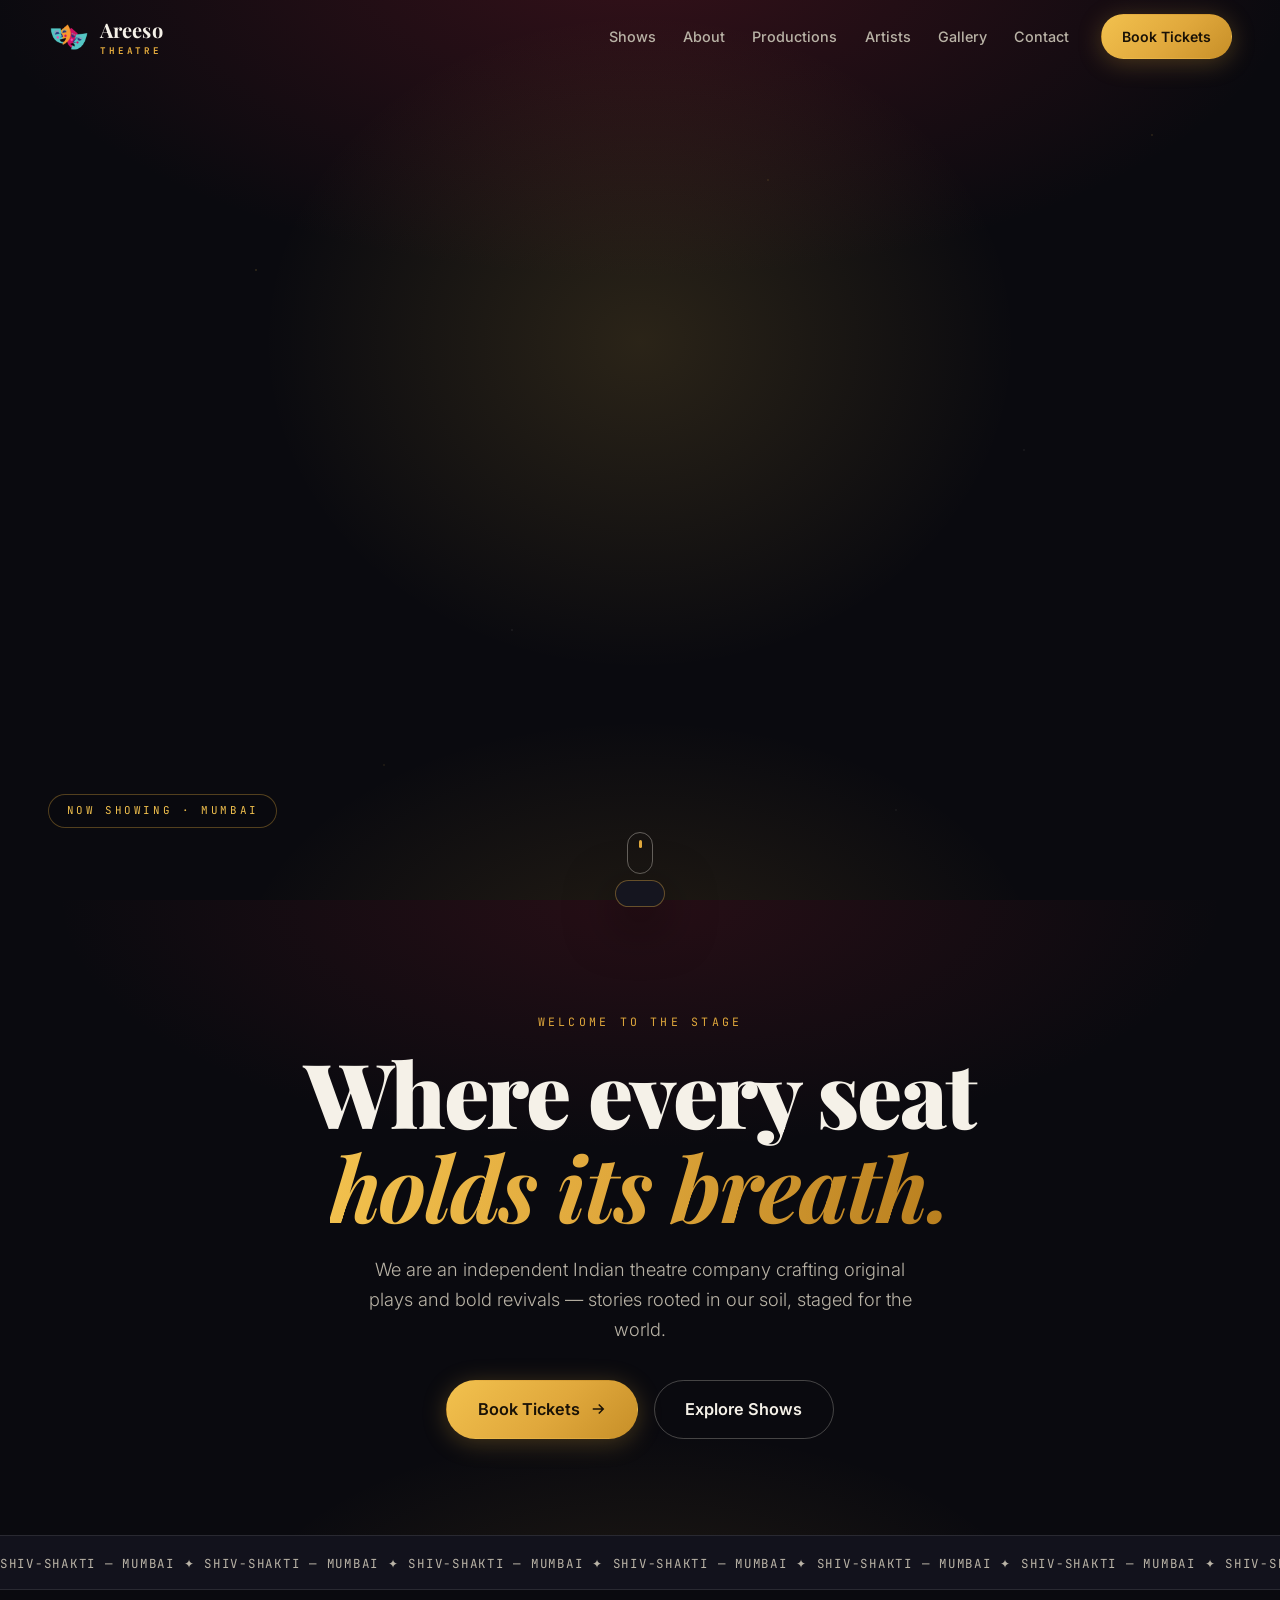
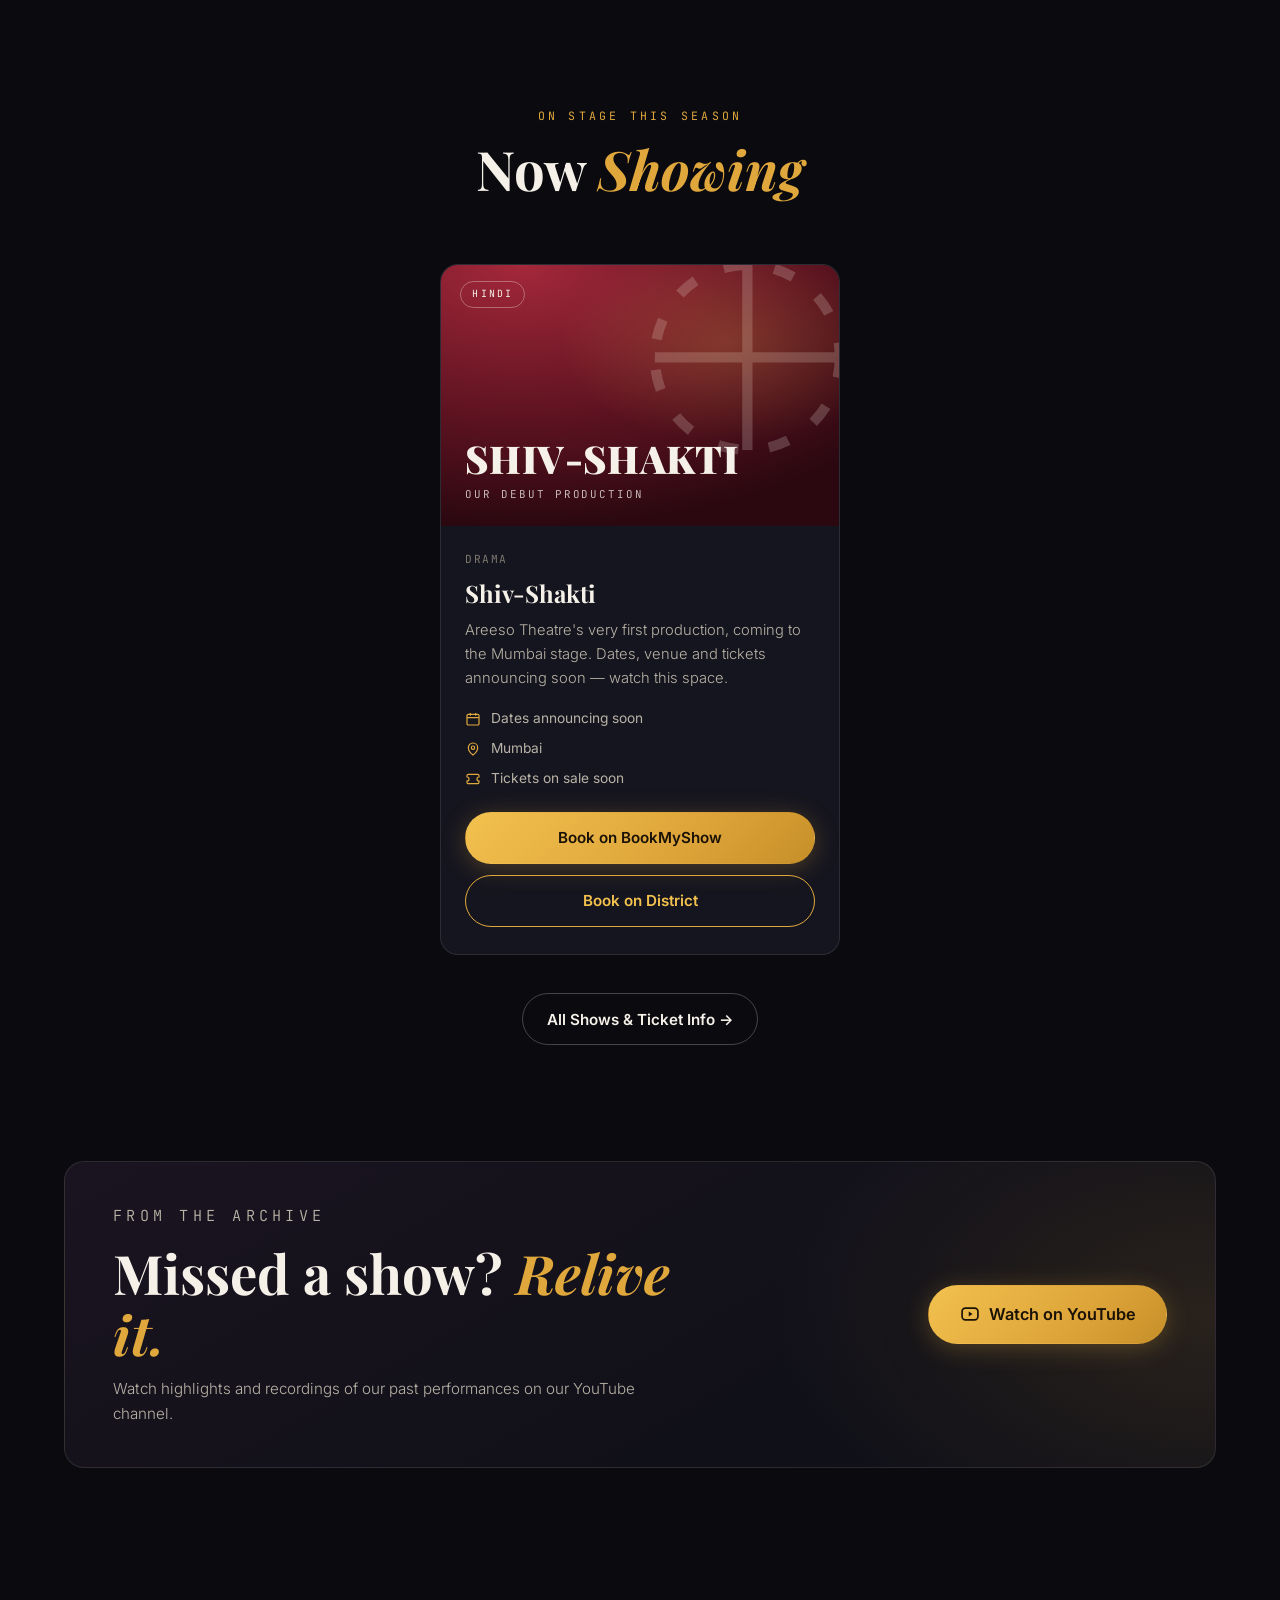
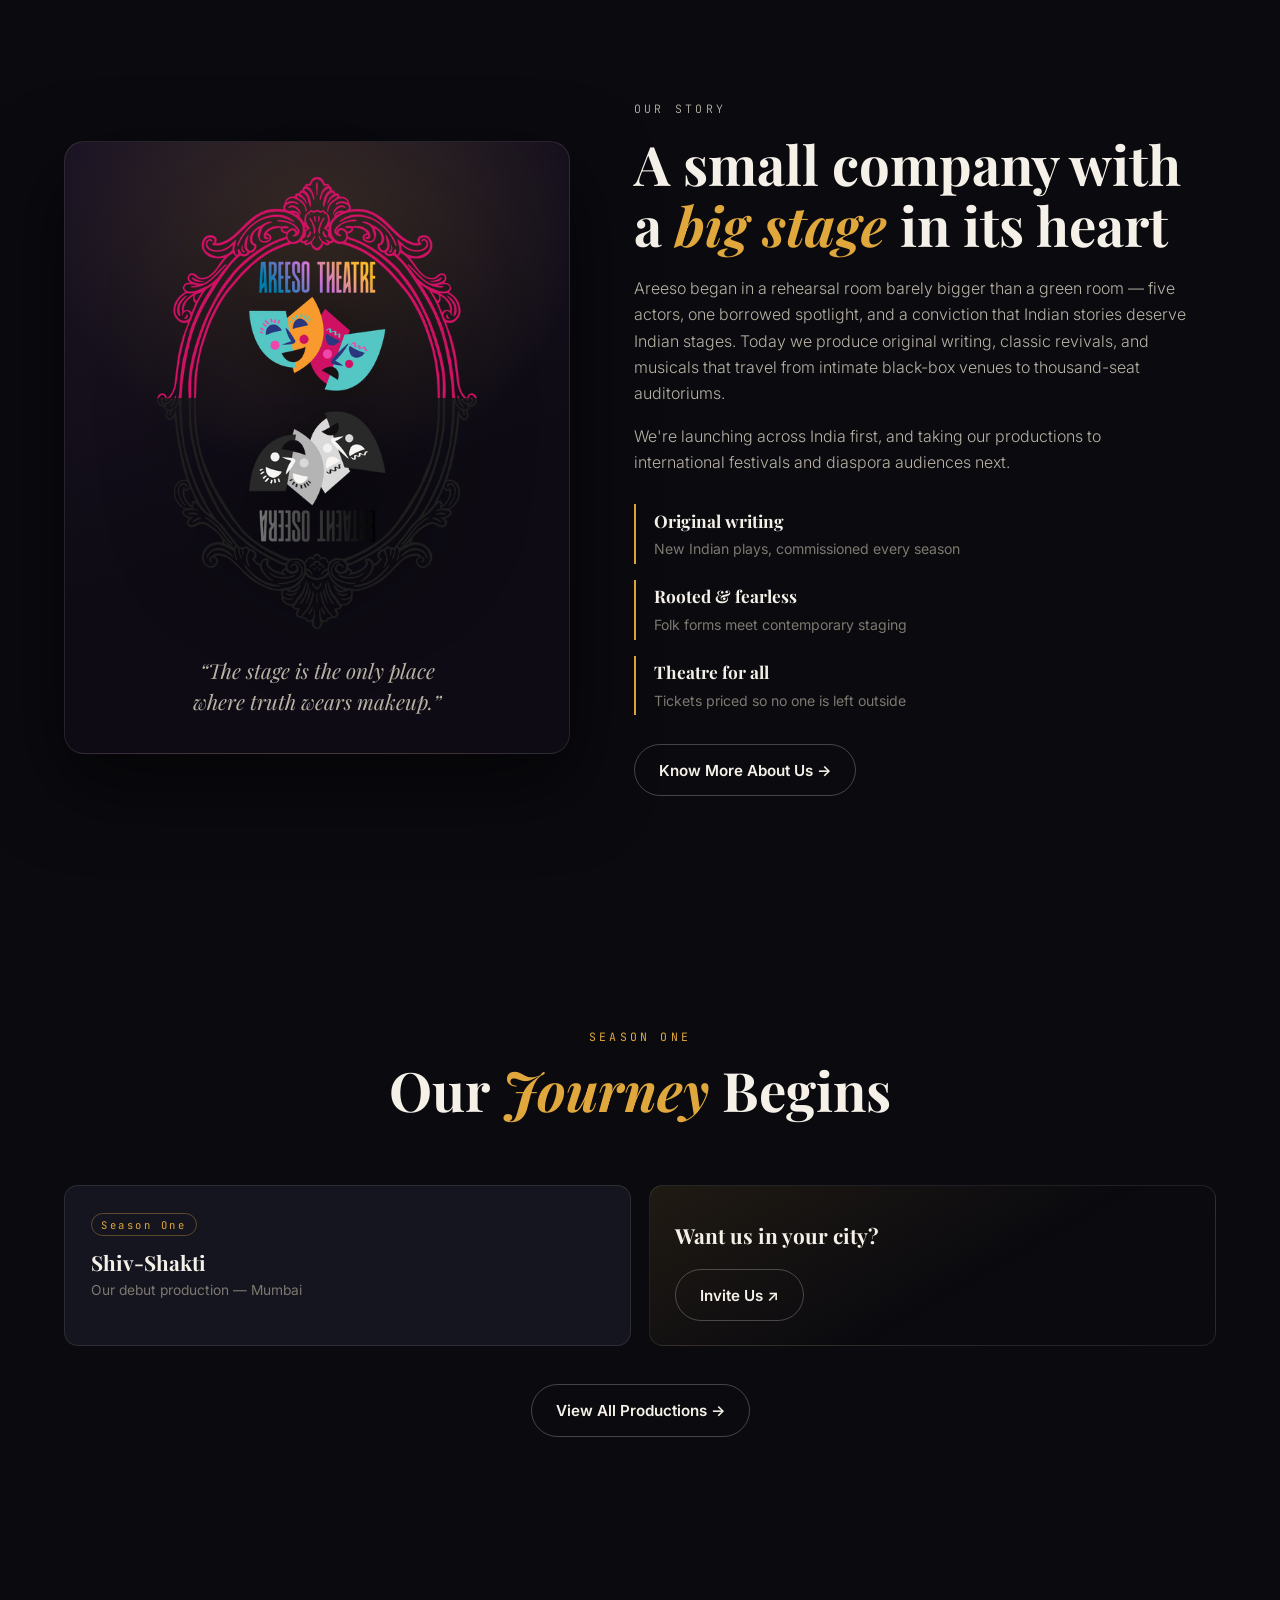
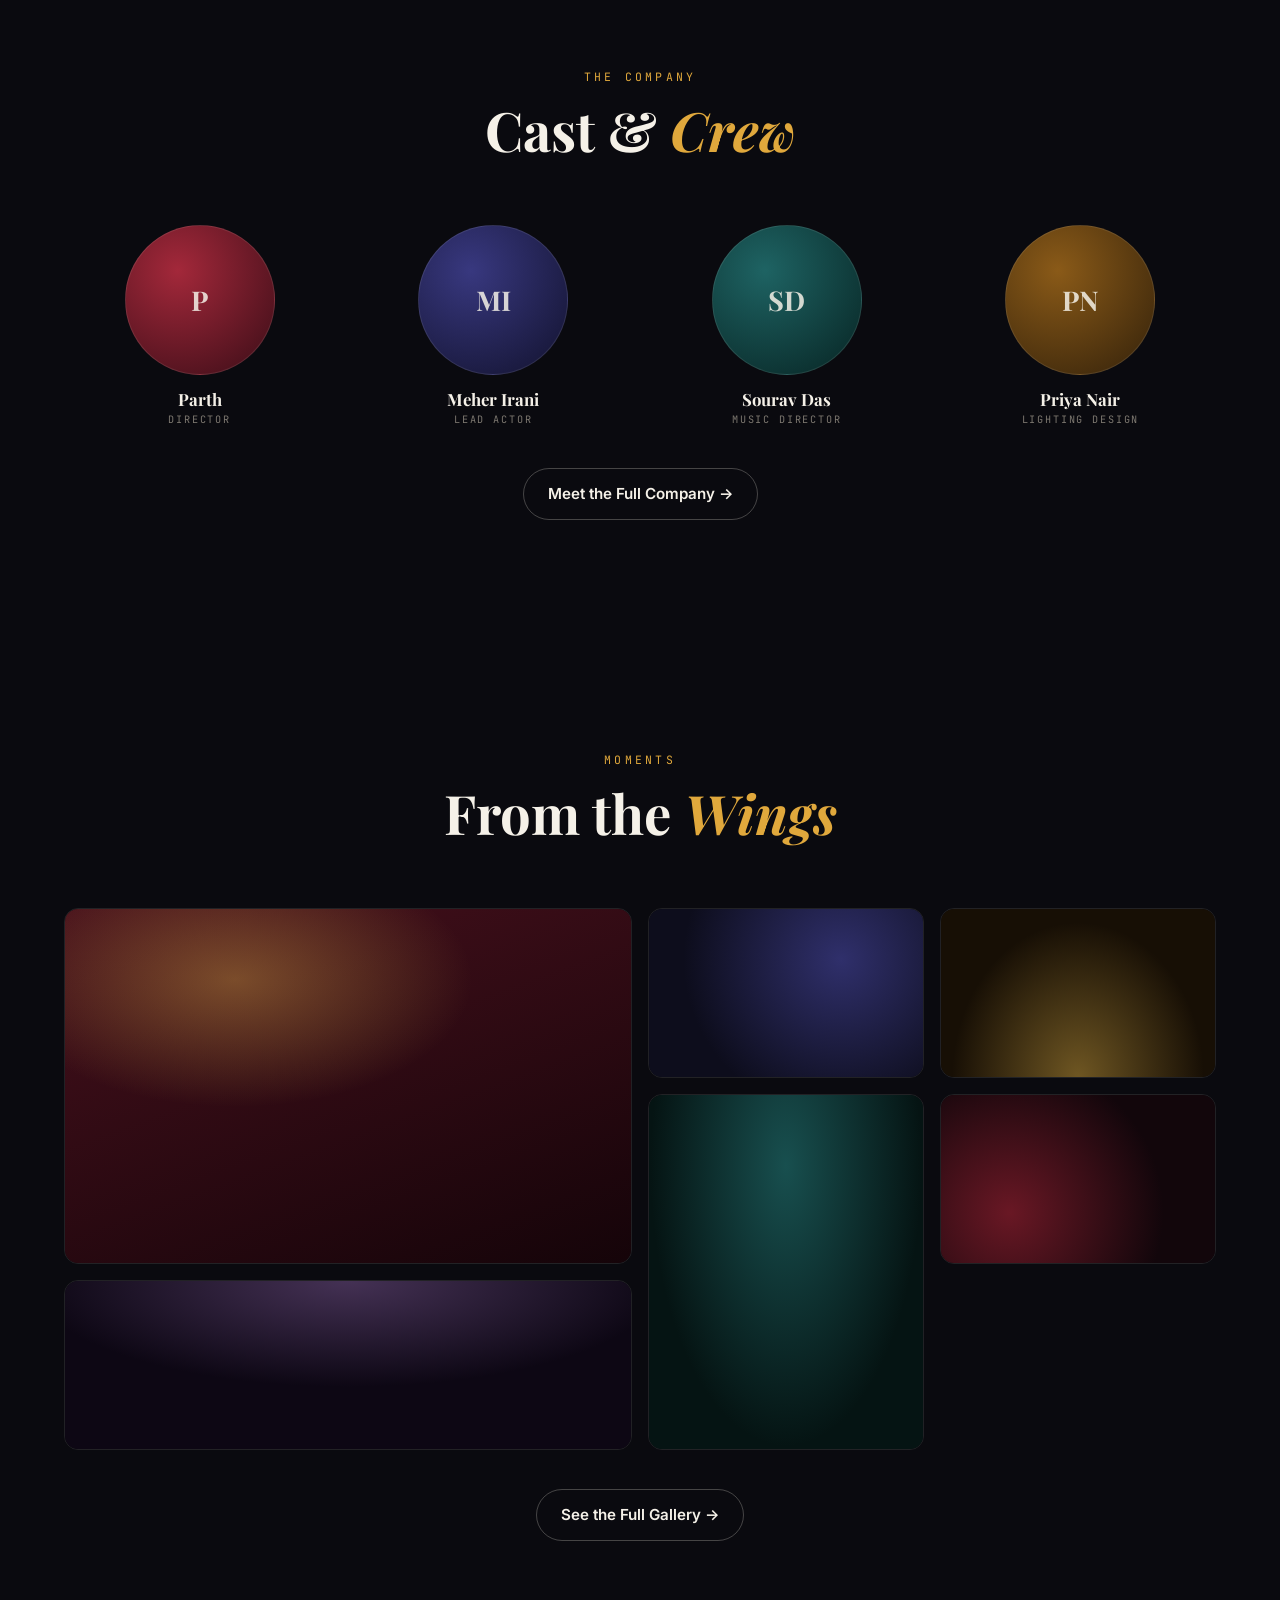
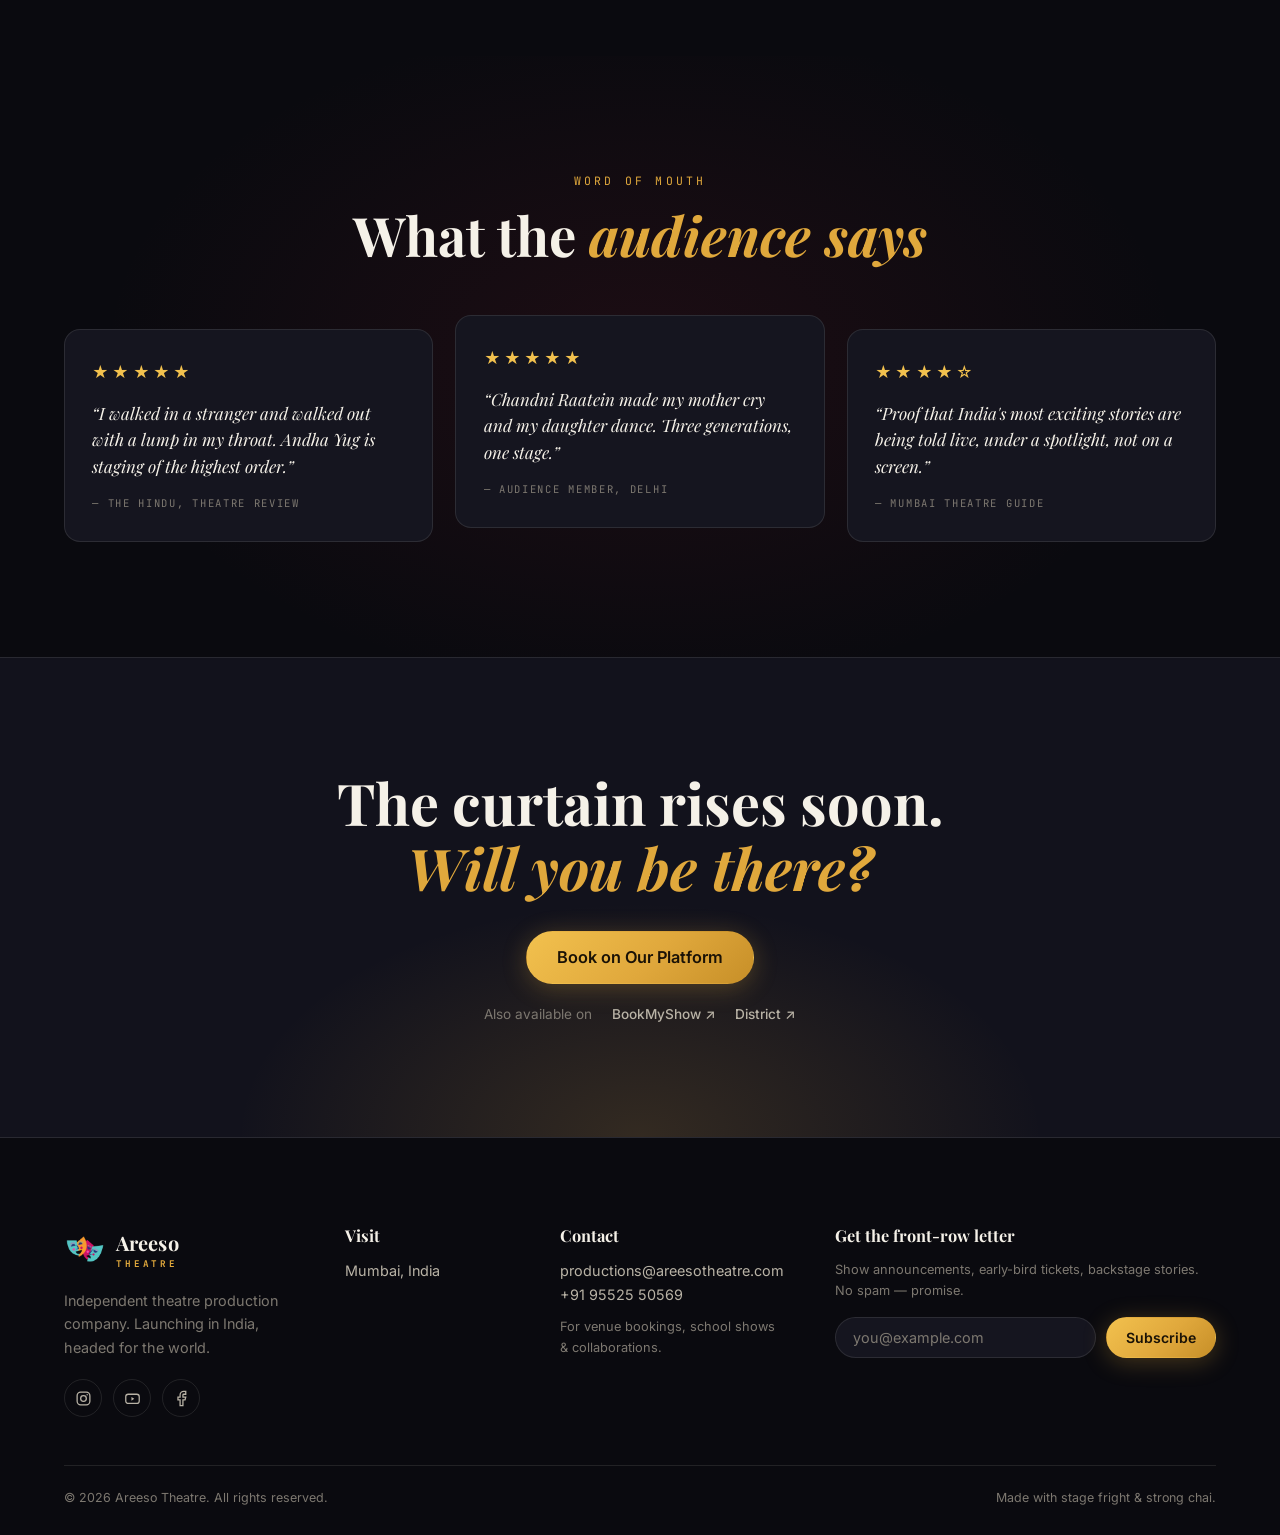
<file: index.html>
<!DOCTYPE html>
<html lang="en">
<head>
  <meta charset="UTF-8" />
  <meta name="viewport" content="width=device-width, initial-scale=1" />
  <title>Areeso Theatre — Live Theatre, Made in India</title>
  <meta name="description" content="Areeso Theatre — an independent Indian theatre production house. Watch our shows, meet the artists, and book tickets." />
  <link rel="preconnect" href="https://fonts.googleapis.com" />
  <link rel="preconnect" href="https://fonts.gstatic.com" crossorigin />
  <link href="https://fonts.googleapis.com/css2?family=Playfair+Display:ital,wght@0,400;0,600;0,700;0,900;1,400&family=Inter:wght@300;400;500;600;700&family=JetBrains+Mono:wght@400;500&display=swap" rel="stylesheet" />
  <link rel="stylesheet" href="css/style.css" />
  <link rel="icon" type="image/png" href="images/favicon.png" />
</head>
<body>

  <!-- ======= NAV ======= -->
  <header class="nav" id="nav">
    <a class="nav__brand" href="#home" aria-label="Areeso Theatre — home">
      <img class="nav__logo" src="images/logo-mark.png" alt="Areeso Theatre" />
      <span>Areeso<em>Theatre</em></span>
    </a>
    <nav class="nav__links" aria-label="Primary">
      <a href="#shows">Shows</a>
      <a href="about.html">About</a>
      <a href="productions.html">Productions</a>
      <a href="artists.html">Artists</a>
      <a href="gallery.html">Gallery</a>
      <a href="contact.html">Contact</a>
    </nav>
    <a class="btn btn--gold nav__cta" href="#shows">Book Tickets</a>
    <button class="nav__burger" id="burger" aria-label="Open menu" aria-expanded="false">
      <span></span><span></span><span></span>
    </button>
  </header>

  <div class="mobile-menu" id="mobileMenu" hidden>
    <a href="#shows">Shows</a>
    <a href="about.html">About</a>
    <a href="productions.html">Productions</a>
    <a href="artists.html">Artists</a>
    <a href="gallery.html">Gallery</a>
    <a href="contact.html">Contact</a>
    <a class="btn btn--gold" href="#shows">Book Tickets</a>
  </div>

  <main id="main">

  <!-- ======= HERO ======= -->
  <section class="hero" id="home">
    <div class="hero__slides" id="heroSlides" aria-hidden="true"></div>
    <div class="hero__vignette" aria-hidden="true"></div>
    <div class="hero__curtain hero__curtain--left" aria-hidden="true"></div>
    <div class="hero__curtain hero__curtain--right" aria-hidden="true"></div>
    <div class="hero__spotlight" aria-hidden="true"></div>
    <div class="hero__dust" aria-hidden="true"></div>

    <div class="hero__chip reveal">Now Showing &middot; Mumbai</div>
    <p class="hero__caption" id="heroCaption"></p>

    <a class="hero__scroll" href="#intro" aria-label="Scroll down">
      <span></span>
    </a>
    <div class="hero__dots" id="heroDots"></div>
  </section>

  <!-- ======= INTRO ======= -->
  <section class="intro" id="intro">
    <p class="kicker reveal">Welcome to the Stage</p>
    <h1 class="hero__title">
      <span class="reveal">Where every seat</span>
      <span class="reveal"><em>holds its breath.</em></span>
    </h1>
    <p class="hero__sub reveal">
      We are an independent Indian theatre company crafting original plays and bold
      revivals — stories rooted in our soil, staged for the world.
    </p>
    <div class="hero__cta reveal">
      <a class="btn btn--gold btn--lg" href="#shows">
        Book Tickets
        <svg viewBox="0 0 24 24" fill="none" stroke="currentColor" stroke-width="2" aria-hidden="true"><path d="M5 12h14m-6-6 6 6-6 6"/></svg>
      </a>
      <a class="btn btn--ghost btn--lg" href="#shows">Explore Shows</a>
    </div>
  </section>

  <!-- ======= TICKER ======= -->
  <div class="ticker" aria-hidden="true">
    <div class="ticker__track" id="tickerTrack"><span>Live theatre, made in India  ✦  </span><span>Live theatre, made in India  ✦  </span></div>
  </div>

  <!-- ======= NOW SHOWING ======= -->
  <section class="section" id="shows">
    <div class="section__head reveal">
      <p class="kicker">On Stage This Season</p>
      <h2>Now <em>Showing</em></h2>
    </div>

    <div class="shows" id="showsGrid"></div>
    <div class="section__more reveal">
      <a class="btn btn--ghost" href="shows.html">All Shows &amp; Ticket Info →</a>
    </div>
  </section>

  <!-- ======= PAST SHOWS ======= -->
  <section class="section pastshows">
    <div class="pastshows__card reveal">
      <div class="pastshows__text">
        <p class="kicker">From the Archive</p>
        <h2>Missed a show? <em>Relive it.</em></h2>
        <p>Watch highlights and recordings of our past performances on our YouTube channel.</p>
      </div>
      <a class="btn btn--gold btn--lg pastshows__btn" href="https://www.youtube.com/@theareesotheatre1881" target="_blank" rel="noopener">
        <svg viewBox="0 0 24 24" fill="none" stroke="currentColor" stroke-width="2" aria-hidden="true"><rect x="2.5" y="5" width="19" height="14" rx="4"/><path d="M10.5 9l4.5 3-4.5 3Z" fill="currentColor" stroke="none"/></svg>
        Watch on YouTube
      </a>
    </div>
  </section>

  <!-- ======= ABOUT ======= -->
  <section class="section section--split" id="about">
    <div class="about__visual reveal" aria-hidden="true">
      <div class="about__frame">
        <img class="about__logo--full" src="images/logo-full.png" alt="Areeso Theatre" />
        <p>“The stage is the only place<br/>where truth wears makeup.”</p>
      </div>
    </div>
    <div class="about__text">
      <p class="kicker reveal">Our Story</p>
      <h2 class="reveal">A small company with a <em>big stage</em> in its heart</h2>
      <p class="reveal">
        Areeso began in a rehearsal room barely bigger than a green room — five actors,
        one borrowed spotlight, and a conviction that Indian stories deserve Indian stages.
        Today we produce original writing, classic revivals, and musicals that travel
        from intimate black-box venues to thousand-seat auditoriums.
      </p>
      <p class="reveal">
        We're launching across India first, and taking our productions to international
        festivals and diaspora audiences next.
      </p>
      <ul class="about__values reveal">
        <li><strong>Original writing</strong><span>New Indian plays, commissioned every season</span></li>
        <li><strong>Rooted &amp; fearless</strong><span>Folk forms meet contemporary staging</span></li>
        <li><strong>Theatre for all</strong><span>Tickets priced so no one is left outside</span></li>
      </ul>
      <div class="section__more section__more--left reveal">
        <a class="btn btn--ghost" href="about.html">Know More About Us →</a>
      </div>
    </div>
  </section>

  <!-- ======= JOURNEY ======= -->
  <section class="section" id="productions">
    <div class="section__head reveal">
      <p class="kicker">Season One</p>
      <h2>Our <em>Journey</em> Begins</h2>
    </div>
    <div class="archive reveal" id="journeyGrid"></div>
    <div class="section__more reveal">
      <a class="btn btn--ghost" href="productions.html">View All Productions →</a>
    </div>
  </section>

  <!-- ======= ARTISTS ======= -->
  <section class="section" id="artists">
    <div class="section__head reveal">
      <p class="kicker">The Company</p>
      <h2>Cast &amp; <em>Crew</em></h2>
    </div>
    <div class="artists reveal" id="artistsGrid"></div>
    <div class="section__more reveal">
      <a class="btn btn--ghost" href="artists.html">Meet the Full Company →</a>
    </div>
  </section>

  <!-- ======= GALLERY ======= -->
  <section class="section" id="gallery">
    <div class="section__head reveal">
      <p class="kicker">Moments</p>
      <h2>From the <em>Wings</em></h2>
    </div>
    <div class="gallery reveal" id="galleryGrid">
      <figure class="gallery__item g1"><figcaption>Andha Yug — Act II</figcaption></figure>
      <figure class="gallery__item g2"><figcaption>Green room, 6:40 PM</figcaption></figure>
      <figure class="gallery__item g3"><figcaption>Curtain call, Prithvi</figcaption></figure>
      <figure class="gallery__item g4"><figcaption>Chandni Raatein rehearsal</figcaption></figure>
      <figure class="gallery__item g5"><figcaption>The Last Monsoon — set build</figcaption></figure>
      <figure class="gallery__item g6"><figcaption>Full house, Ranga Shankara</figcaption></figure>
    </div>
    <div class="section__more reveal">
      <a class="btn btn--ghost" href="gallery.html">See the Full Gallery →</a>
    </div>
  </section>

  <!-- ======= REVIEWS ======= -->
  <section class="section section--reviews">
    <div class="section__head reveal">
      <p class="kicker">Word of Mouth</p>
      <h2>What the <em>audience says</em></h2>
    </div>
    <div class="reviews reveal">
      <blockquote class="review">
        <div class="review__stars">★★★★★</div>
        <p>“I walked in a stranger and walked out with a lump in my throat. Andha Yug is staging of the highest order.”</p>
        <footer>— The Hindu, Theatre Review</footer>
      </blockquote>
      <blockquote class="review review--lift">
        <div class="review__stars">★★★★★</div>
        <p>“Chandni Raatein made my mother cry and my daughter dance. Three generations, one stage.”</p>
        <footer>— Audience member, Delhi</footer>
      </blockquote>
      <blockquote class="review">
        <div class="review__stars">★★★★☆</div>
        <p>“Proof that India's most exciting stories are being told live, under a spotlight, not on a screen.”</p>
        <footer>— Mumbai Theatre Guide</footer>
      </blockquote>
    </div>
  </section>

  <!-- ======= BOOKING STRIP ======= -->
  <section class="bookstrip">
    <div class="bookstrip__glow" aria-hidden="true"></div>
    <div class="bookstrip__inner reveal">
      <h2>The curtain rises soon.<br/><em>Will you be there?</em></h2>
      <div class="bookstrip__actions">
        <button class="btn btn--gold btn--lg" data-open-booking data-show="Andha Yug">Book on Our Platform</button>
        <div class="bookstrip__partners">
          <span>Also available on</span>
          <a href="https://in.bookmyshow.com" target="_blank" rel="noopener">BookMyShow ↗</a>
          <a href="https://www.district.in" target="_blank" rel="noopener">District ↗</a>
        </div>
      </div>
    </div>
  </section>

  <!-- ======= CONTACT / FOOTER ======= -->
  <footer class="footer" id="contact">
    <div class="footer__grid">
      <div class="footer__brand">
        <a class="nav__brand" href="#home">
          <img class="nav__logo" src="images/logo-mark.png" alt="Areeso Theatre" />
          <span>Areeso<em>Theatre</em></span>
        </a>
        <p>Independent theatre production company. Launching in India, headed for the world.</p>
        <div class="footer__social">
          <a href="https://www.instagram.com/areeso_theatre" target="_blank" rel="noopener" aria-label="Instagram"><svg viewBox="0 0 24 24" fill="none" stroke="currentColor" stroke-width="1.8"><rect x="3" y="3" width="18" height="18" rx="5"/><circle cx="12" cy="12" r="4"/><circle cx="17.2" cy="6.8" r="1" fill="currentColor" stroke="none"/></svg></a>
          <a href="https://www.youtube.com/@theareesotheatre1881" target="_blank" rel="noopener" aria-label="YouTube"><svg viewBox="0 0 24 24" fill="none" stroke="currentColor" stroke-width="1.8"><rect x="2.5" y="6" width="19" height="13" rx="3.5"/><path d="M10.5 10l4 2.5-4 2.5Z" fill="currentColor" stroke="none"/></svg></a>
          <a href="https://www.facebook.com/share/1Bwhd6JSqu/" target="_blank" rel="noopener" aria-label="Facebook"><svg viewBox="0 0 24 24" fill="none" stroke="currentColor" stroke-width="1.8"><path d="M18 2h-3a5 5 0 0 0-5 5v3H7v4h3v8h4v-8h3l1-4h-4V7a1 1 0 0 1 1-1h3z"/></svg></a>
        </div>
      </div>

      <div class="footer__col">
        <h3>Visit</h3>
        <p>Mumbai, India</p>
      </div>

      <div class="footer__col">
        <h3>Contact</h3>
        <p><a href="mailto:productions@areesotheatre.com">productions@areesotheatre.com</a><br/>
        <a href="tel:+919552550569">+91 95525 50569</a></p>
        <p class="footer__small">For venue bookings, school shows &amp; collaborations.</p>
      </div>

      <div class="footer__col footer__news">
        <h3>Get the front-row letter</h3>
        <p class="footer__small">Show announcements, early-bird tickets, backstage stories. No spam — promise.</p>
        <form class="newsletter" id="newsletterForm" novalidate>
          <label class="sr-only" for="nlEmail">Email address</label>
          <input type="email" id="nlEmail" name="email" placeholder="you@example.com" autocomplete="email" required />
          <button class="btn btn--gold" type="submit">Subscribe</button>
        </form>
        <p class="newsletter__msg" id="newsletterMsg" role="status"></p>
      </div>
    </div>
    <div class="footer__bar">
      <span>© 2026 Areeso Theatre. All rights reserved.</span>
      <span>Made with stage fright &amp; strong chai.</span>
    </div>
  </footer>

  </main>

  <div class="toast" id="toast" role="status"></div>

  <script src="js/main.js"></script>
</body>
</html>
</file>
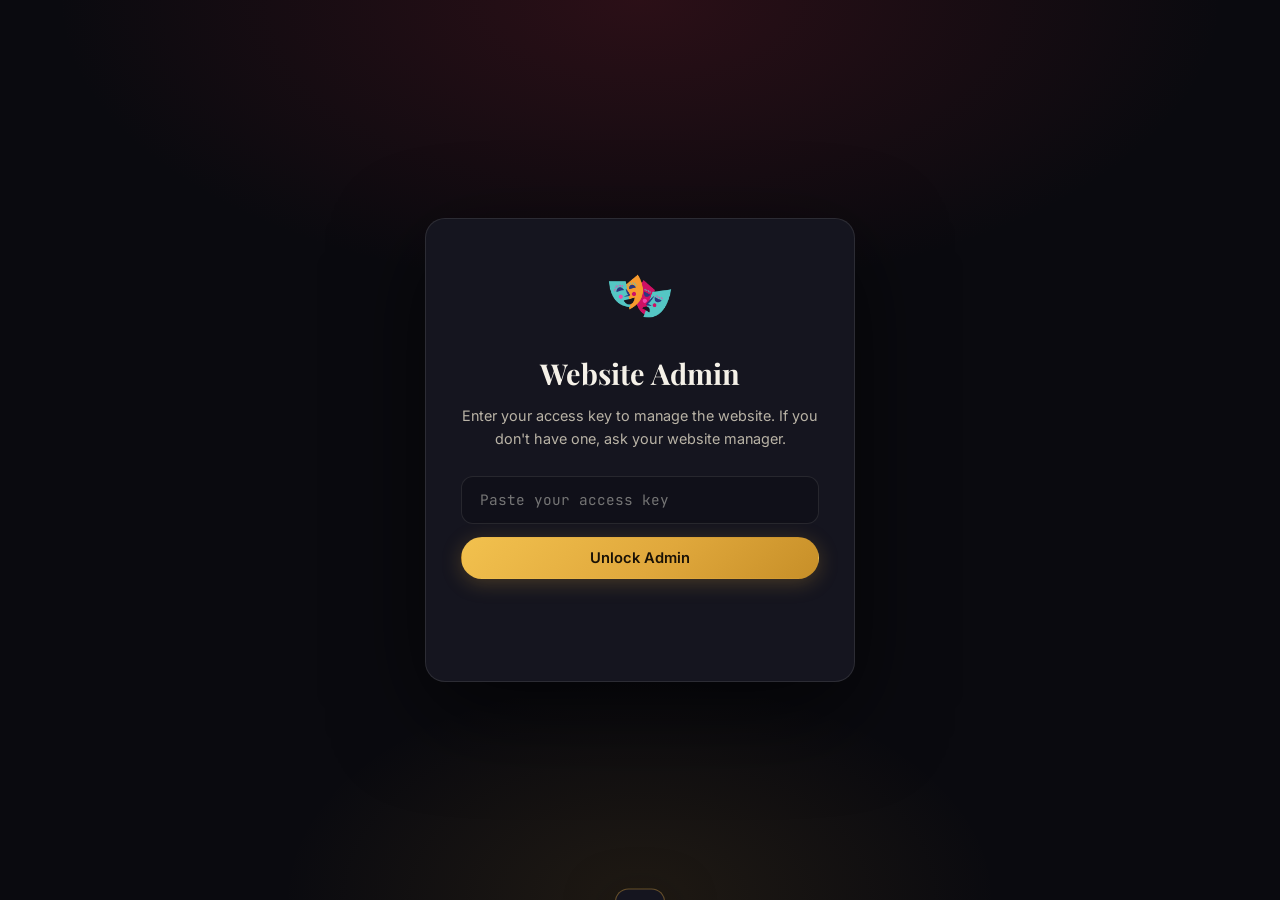
<file: admin/index.html>
<!DOCTYPE html>
<html lang="en">
<head>
  <meta charset="UTF-8" />
  <meta name="viewport" content="width=device-width, initial-scale=1" />
  <title>Admin — Areeso Theatre</title>
  <meta name="robots" content="noindex, nofollow" />
  <link rel="preconnect" href="https://fonts.googleapis.com" />
  <link rel="preconnect" href="https://fonts.gstatic.com" crossorigin />
  <link href="https://fonts.googleapis.com/css2?family=Playfair+Display:wght@700;900&family=Inter:wght@400;500;600;700&family=JetBrains+Mono:wght@400;500&display=swap" rel="stylesheet" />
  <link rel="stylesheet" href="admin.css" />
  <link rel="icon" type="image/png" href="../images/favicon.png" />
</head>
<body>

  <!-- ====== LOGIN GATE ====== -->
  <div class="gate" id="gate">
    <div class="gate__card">
      <img class="gate__logo" src="../images/logo-mark.png" alt="Areeso Theatre" />
      <h1>Website Admin</h1>
      <p>Enter your access key to manage the website. If you don't have one, ask your website manager.</p>
      <form id="gateForm">
        <label class="sr-only" for="gateKey">Access key</label>
        <input type="password" id="gateKey" placeholder="Paste your access key" autocomplete="off" required />
        <button class="btn btn--gold" type="submit" id="gateBtn">Unlock Admin</button>
      </form>
      <p class="gate__error" id="gateError" role="alert"></p>
    </div>
  </div>

  <!-- ====== ADMIN APP ====== -->
  <div class="app" id="app" hidden>
    <header class="app__bar">
      <div class="app__brand">
        <img class="app__logo" src="../images/logo-mark.png" alt="Areeso Theatre" />
        <div>
          <strong>Website Admin</strong>
          <span>Areeso Theatre</span>
        </div>
      </div>
      <div class="app__baractions">
        <a class="app__viewsite" href="../" target="_blank" rel="noopener">View site ↗</a>
        <button class="app__lock" id="lockBtn">Lock</button>
      </div>
    </header>

    <nav class="tabs" aria-label="Admin sections">
      <button class="tab is-active" data-tab="shows">🎭 Shows</button>
      <button class="tab" data-tab="hero">🖼️ Homepage Slider</button>
      <button class="tab" data-tab="gallery">📸 Gallery</button>
      <button class="tab" data-tab="artists">👥 Artists</button>
      <button class="tab" data-tab="productions">🎬 Productions</button>
    </nav>

    <p class="deploy-note">Changes go live on the website in about a minute after saving.</p>

    <!-- SHOWS -->
    <section class="panel is-active" id="panel-shows">
      <div class="panel__head">
        <h2>Shows &amp; ticket links</h2>
        <button class="btn btn--ghost" id="addShowBtn">+ Add a show</button>
      </div>
      <div id="showsList"></div>
      <div class="savebar">
        <button class="btn btn--gold" id="saveShowsBtn">Save all shows</button>
        <span class="savebar__status" id="showsStatus" role="status"></span>
      </div>
    </section>

    <!-- HERO -->
    <section class="panel" id="panel-hero">
      <div class="panel__head">
        <h2>Homepage slider photos</h2>
        <label class="btn btn--gold upload-btn">
          Upload photos
          <input type="file" id="heroUpload" accept=".jpg,.jpeg,.png,.webp,.avif" multiple hidden />
        </label>
      </div>
      <p class="panel__hint">These full-screen photos rotate behind the homepage headline. Use wide, landscape photos of your productions — 3 to 5 great ones is perfect.</p>
      <div class="mediagrid" id="heroGrid"></div>
    </section>

    <!-- GALLERY -->
    <section class="panel" id="panel-gallery">
      <div class="panel__head">
        <h2>Gallery photos &amp; videos</h2>
        <label class="btn btn--gold upload-btn">
          Upload media
          <input type="file" id="galleryUpload" accept=".jpg,.jpeg,.png,.webp,.gif,.avif,.mp4,.webm,.m4v" multiple hidden />
        </label>
      </div>
      <p class="panel__hint">Photos and short video clips for the "From the Wings" gallery. The file name becomes the caption — e.g. <code>andha-yug-curtain-call.jpg</code> shows as "Andha yug curtain call". Keep videos under 25&nbsp;MB.</p>
      <div class="mediagrid" id="galleryGrid"></div>
    </section>

    <!-- ARTISTS -->
    <section class="panel" id="panel-artists">
      <div class="panel__head">
        <h2>Cast &amp; crew</h2>
        <button class="btn btn--ghost" id="addArtistBtn">+ Add a person</button>
      </div>
      <p class="panel__hint">The first 4 people appear on the homepage; everyone appears on the Artists page. Drag the order by editing top-to-bottom — the list shows in this order.</p>
      <div id="artistsList"></div>
      <div class="savebar">
        <button class="btn btn--gold" id="saveArtistsBtn">Save all artists</button>
        <span class="savebar__status" id="artistsStatus" role="status"></span>
      </div>
    </section>

    <!-- PRODUCTIONS -->
    <section class="panel" id="panel-productions">
      <div class="panel__head">
        <h2>Productions / Journey</h2>
        <button class="btn btn--ghost" id="addProductionBtn">+ Add a production</button>
      </div>
      <p class="panel__hint">Shown in the "Our Journey Begins" section on the homepage and on the Productions page. Add every show you stage — this list is your company's growing history.</p>
      <div id="productionsList"></div>
      <div class="savebar">
        <button class="btn btn--gold" id="saveProductionsBtn">Save all productions</button>
        <span class="savebar__status" id="productionsStatus" role="status"></span>
      </div>
    </section>
  </div>

  <div class="toast" id="toast" role="status"></div>

  <script src="app.js"></script>
</body>
</html>
</file>
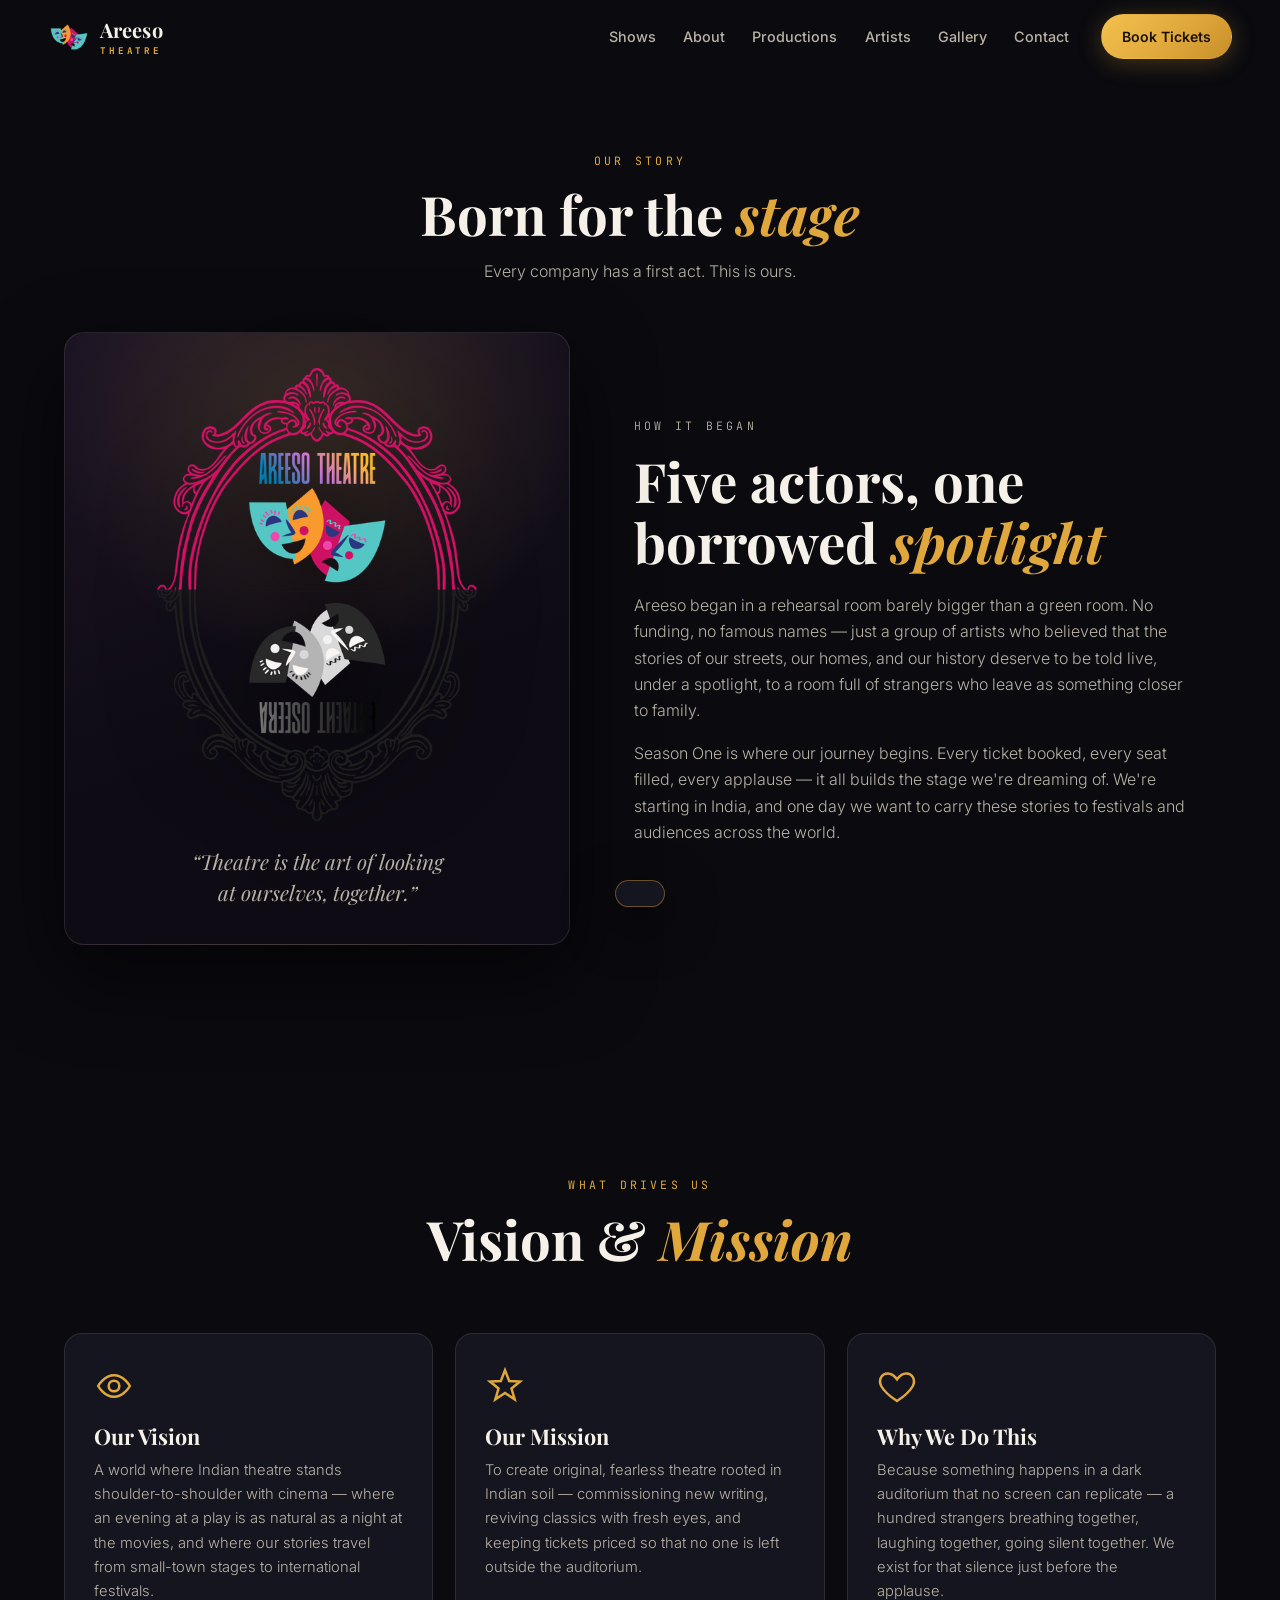
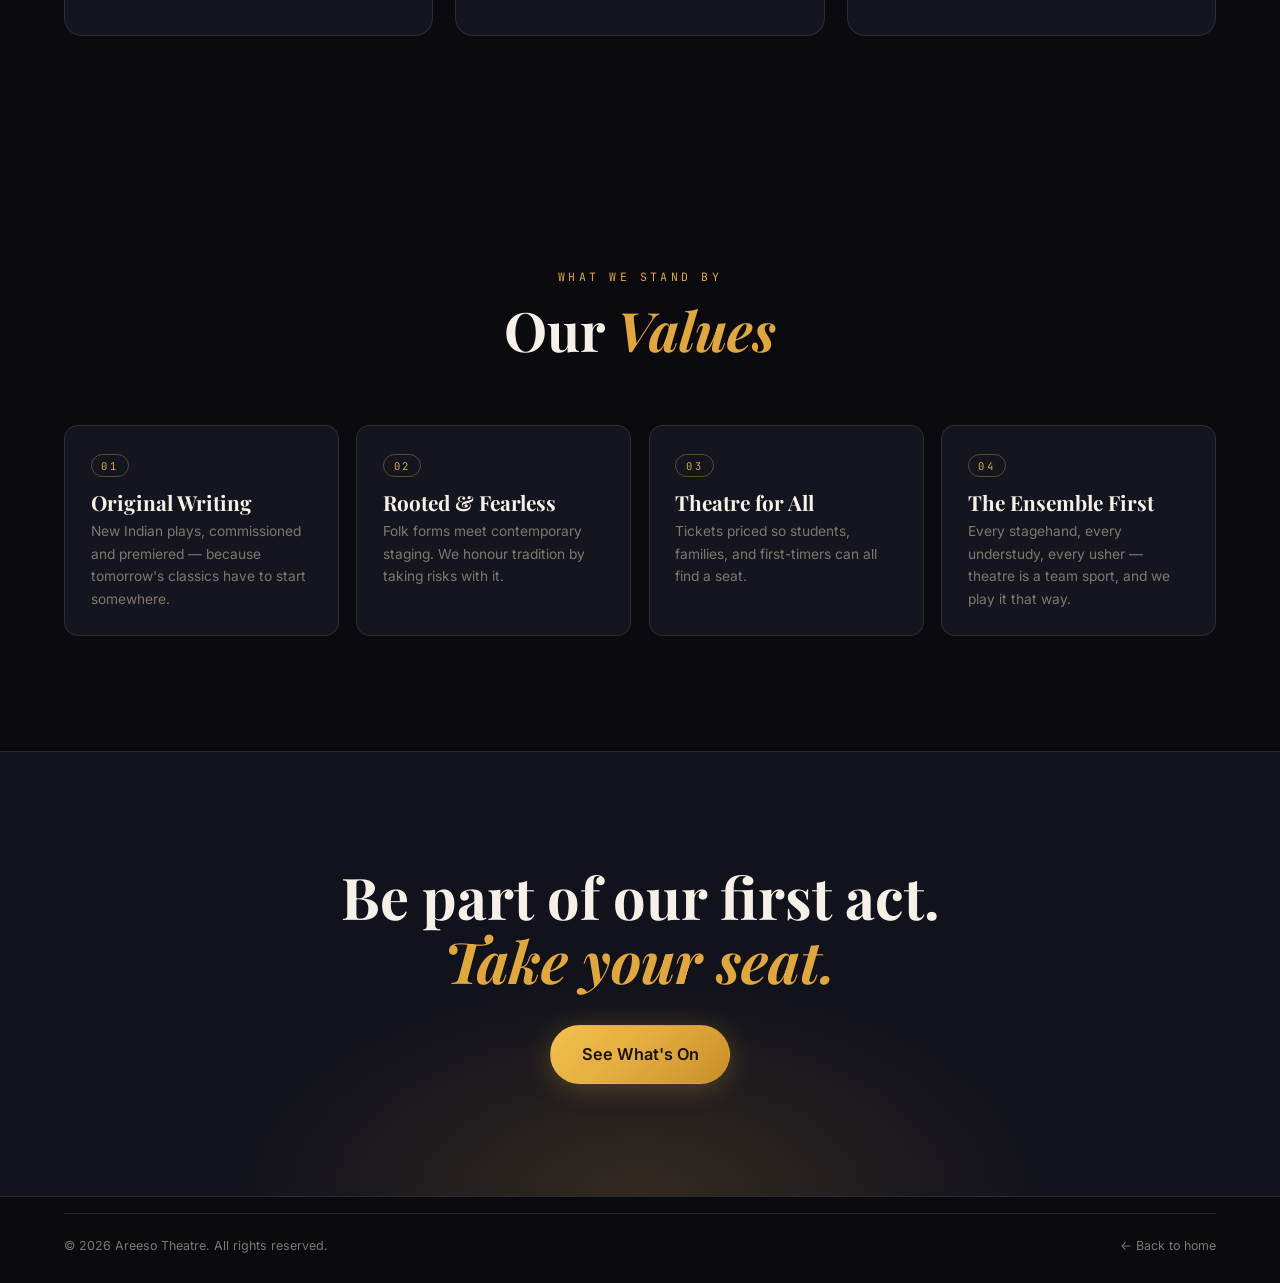
<file: about.html>
<!DOCTYPE html>
<html lang="en">
<head>
  <meta charset="UTF-8" />
  <meta name="viewport" content="width=device-width, initial-scale=1" />
  <title>About Us — Areeso Theatre</title>
  <meta name="description" content="The story, vision and mission of Areeso Theatre — an independent Indian theatre production house." />
  <link rel="preconnect" href="https://fonts.googleapis.com" />
  <link rel="preconnect" href="https://fonts.gstatic.com" crossorigin />
  <link href="https://fonts.googleapis.com/css2?family=Playfair+Display:ital,wght@0,400;0,600;0,700;0,900;1,400&family=Inter:wght@300;400;500;600;700&family=JetBrains+Mono:wght@400;500&display=swap" rel="stylesheet" />
  <link rel="stylesheet" href="css/style.css" />
  <link rel="icon" type="image/png" href="images/favicon.png" />
</head>
<body>

  <header class="nav is-scrolled" id="nav">
    <a class="nav__brand" href="index.html" aria-label="Areeso Theatre — home">
      <img class="nav__logo" src="images/logo-mark.png" alt="Areeso Theatre" />
      <span>Areeso<em>Theatre</em></span>
    </a>
    <nav class="nav__links" aria-label="Primary">
      <a href="shows.html">Shows</a>
      <a href="about.html" aria-current="page">About</a>
      <a href="productions.html">Productions</a>
      <a href="artists.html">Artists</a>
      <a href="gallery.html">Gallery</a>
      <a href="contact.html">Contact</a>
    </nav>
    <a class="btn btn--gold nav__cta" href="shows.html">Book Tickets</a>
    <button class="nav__burger" id="burger" aria-label="Open menu" aria-expanded="false">
      <span></span><span></span><span></span>
    </button>
  </header>

  <div class="mobile-menu" id="mobileMenu" hidden>
    <a href="shows.html">Shows</a>
    <a href="about.html">About</a>
    <a href="productions.html">Productions</a>
    <a href="artists.html">Artists</a>
    <a href="gallery.html">Gallery</a>
    <a href="contact.html">Contact</a>
    <a class="btn btn--gold" href="shows.html">Book Tickets</a>
  </div>

  <main id="main">

  <section class="section page-head">
    <p class="kicker reveal">Our Story</p>
    <h2 class="reveal">Born for the <em>stage</em></h2>
    <p class="page-head__sub reveal">Every company has a first act. This is ours.</p>
  </section>

  <section class="section section--split about-page__story">
    <div class="about__visual reveal" aria-hidden="true">
      <div class="about__frame">
        <img class="about__logo--full" src="images/logo-full.png" alt="Areeso Theatre" />
        <p>“Theatre is the art of looking<br/>at ourselves, together.”</p>
      </div>
    </div>
    <div class="about__text">
      <p class="kicker reveal">How It Began</p>
      <h2 class="reveal">Five actors, one borrowed <em>spotlight</em></h2>
      <p class="reveal">
        Areeso began in a rehearsal room barely bigger than a green room. No funding,
        no famous names — just a group of artists who believed that the stories of our
        streets, our homes, and our history deserve to be told live, under a spotlight,
        to a room full of strangers who leave as something closer to family.
      </p>
      <p class="reveal">
        Season One is where our journey begins. Every ticket booked, every seat filled,
        every applause — it all builds the stage we're dreaming of. We're starting in
        India, and one day we want to carry these stories to festivals and audiences
        across the world.
      </p>
    </div>
  </section>

  <section class="section">
    <div class="section__head reveal">
      <p class="kicker">What Drives Us</p>
      <h2>Vision &amp; <em>Mission</em></h2>
    </div>
    <div class="vm-grid">
      <div class="vm-card reveal">
        <svg viewBox="0 0 24 24" fill="none" stroke="currentColor" stroke-width="1.5" aria-hidden="true">
          <circle cx="12" cy="12" r="3.2"/><path d="M2.5 12S6 5.5 12 5.5 21.5 12 21.5 12 18 18.5 12 18.5 2.5 12 2.5 12Z"/>
        </svg>
        <h3>Our Vision</h3>
        <p>A world where Indian theatre stands shoulder-to-shoulder with cinema — where
        an evening at a play is as natural as a night at the movies, and where our
        stories travel from small-town stages to international festivals.</p>
      </div>
      <div class="vm-card reveal">
        <svg viewBox="0 0 24 24" fill="none" stroke="currentColor" stroke-width="1.5" aria-hidden="true">
          <path d="M12 2.5 14.5 9l6.5.3-5.1 4.2 1.9 6.5L12 16.2 6.2 20l1.9-6.5L3 9.3 9.5 9Z"/>
        </svg>
        <h3>Our Mission</h3>
        <p>To create original, fearless theatre rooted in Indian soil — commissioning
        new writing, reviving classics with fresh eyes, and keeping tickets priced so
        that no one is left outside the auditorium.</p>
      </div>
      <div class="vm-card reveal">
        <svg viewBox="0 0 24 24" fill="none" stroke="currentColor" stroke-width="1.5" aria-hidden="true">
          <path d="M12 21s-7-4.5-9.5-9C.8 8.5 2.5 4.5 6.5 4.5c2.5 0 4 1.5 5.5 3.5 1.5-2 3-3.5 5.5-3.5 4 0 5.7 4 4 7.5C19 16.5 12 21 12 21Z"/>
        </svg>
        <h3>Why We Do This</h3>
        <p>Because something happens in a dark auditorium that no screen can replicate —
        a hundred strangers breathing together, laughing together, going silent together.
        We exist for that silence just before the applause.</p>
      </div>
    </div>
  </section>

  <section class="section">
    <div class="section__head reveal">
      <p class="kicker">What We Stand By</p>
      <h2>Our <em>Values</em></h2>
    </div>
    <div class="archive">
      <article class="archive__item reveal">
        <span class="archive__year">01</span>
        <h3>Original Writing</h3>
        <p>New Indian plays, commissioned and premiered — because tomorrow's classics have to start somewhere.</p>
      </article>
      <article class="archive__item reveal">
        <span class="archive__year">02</span>
        <h3>Rooted &amp; Fearless</h3>
        <p>Folk forms meet contemporary staging. We honour tradition by taking risks with it.</p>
      </article>
      <article class="archive__item reveal">
        <span class="archive__year">03</span>
        <h3>Theatre for All</h3>
        <p>Tickets priced so students, families, and first-timers can all find a seat.</p>
      </article>
      <article class="archive__item reveal">
        <span class="archive__year">04</span>
        <h3>The Ensemble First</h3>
        <p>Every stagehand, every understudy, every usher — theatre is a team sport, and we play it that way.</p>
      </article>
    </div>
  </section>

  <section class="bookstrip">
    <div class="bookstrip__glow" aria-hidden="true"></div>
    <div class="bookstrip__inner reveal">
      <h2>Be part of our first act.<br/><em>Take your seat.</em></h2>
      <div class="bookstrip__actions">
        <a class="btn btn--gold btn--lg" href="shows.html">See What's On</a>
      </div>
    </div>
  </section>

  </main>

  <footer class="footer footer--slim">
    <div class="footer__bar">
      <span>© 2026 Areeso Theatre. All rights reserved.</span>
      <a href="index.html">← Back to home</a>
    </div>
  </footer>

  <div class="toast" id="toast" role="status"></div>
  <script src="js/main.js"></script>
</body>
</html>
</file>
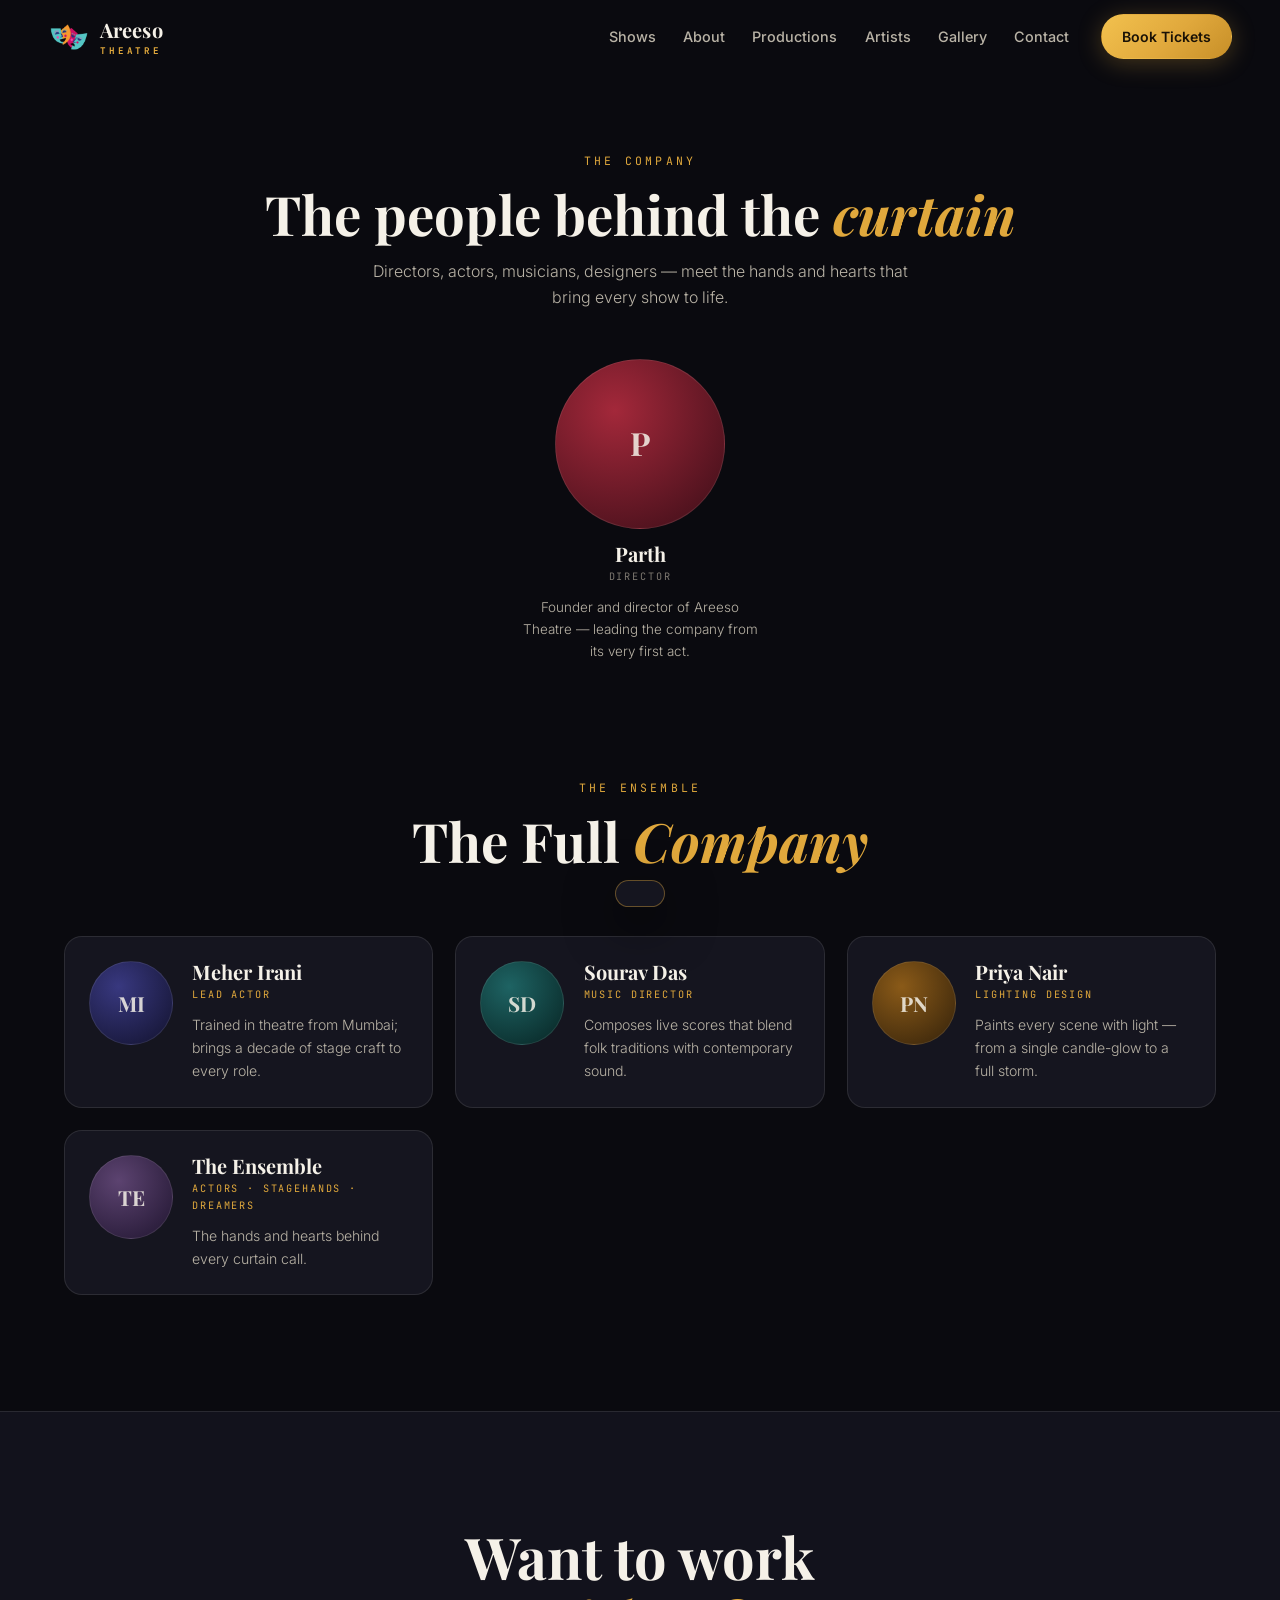
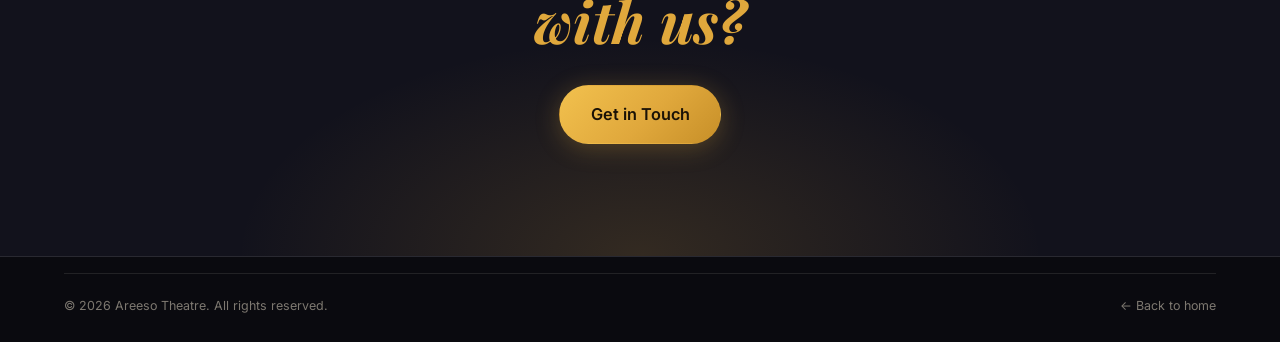
<file: artists.html>
<!DOCTYPE html>
<html lang="en">
<head>
  <meta charset="UTF-8" />
  <meta name="viewport" content="width=device-width, initial-scale=1" />
  <title>Artists — Areeso Theatre</title>
  <meta name="description" content="The cast and crew of Areeso Theatre — the people behind every curtain call." />
  <link rel="preconnect" href="https://fonts.googleapis.com" />
  <link rel="preconnect" href="https://fonts.gstatic.com" crossorigin />
  <link href="https://fonts.googleapis.com/css2?family=Playfair+Display:ital,wght@0,400;0,600;0,700;0,900;1,400&family=Inter:wght@300;400;500;600;700&family=JetBrains+Mono:wght@400;500&display=swap" rel="stylesheet" />
  <link rel="stylesheet" href="css/style.css" />
  <link rel="icon" type="image/png" href="images/favicon.png" />
</head>
<body>

  <header class="nav is-scrolled" id="nav">
    <a class="nav__brand" href="index.html" aria-label="Areeso Theatre — home">
      <img class="nav__logo" src="images/logo-mark.png" alt="Areeso Theatre" />
      <span>Areeso<em>Theatre</em></span>
    </a>
    <nav class="nav__links" aria-label="Primary">
      <a href="shows.html">Shows</a>
      <a href="about.html">About</a>
      <a href="productions.html">Productions</a>
      <a href="artists.html" aria-current="page">Artists</a>
      <a href="gallery.html">Gallery</a>
      <a href="contact.html">Contact</a>
    </nav>
    <a class="btn btn--gold nav__cta" href="shows.html">Book Tickets</a>
    <button class="nav__burger" id="burger" aria-label="Open menu" aria-expanded="false">
      <span></span><span></span><span></span>
    </button>
  </header>

  <div class="mobile-menu" id="mobileMenu" hidden>
    <a href="shows.html">Shows</a>
    <a href="about.html">About</a>
    <a href="productions.html">Productions</a>
    <a href="artists.html">Artists</a>
    <a href="gallery.html">Gallery</a>
    <a href="contact.html">Contact</a>
    <a class="btn btn--gold" href="shows.html">Book Tickets</a>
  </div>

  <main id="main">

  <section class="section page-head">
    <p class="kicker reveal">The Company</p>
    <h2 class="reveal">The people behind the <em>curtain</em></h2>
    <p class="page-head__sub reveal">Directors, actors, musicians, designers — meet the
    hands and hearts that bring every show to life.</p>
  </section>

  <section class="section" style="padding-top: 0;" id="artistsLeadSection" hidden>
    <div class="artists artists--leads" id="artistsLeadGrid"></div>
  </section>

  <section class="section" style="padding-top: 0;" id="artistsRestSection">
    <div class="section__head reveal" id="artistsRestHead" hidden>
      <p class="kicker">The Ensemble</p>
      <h2>The Full <em>Company</em></h2>
    </div>
    <div class="artists-page" id="artistsPageGrid"></div>
  </section>

  <section class="bookstrip">
    <div class="bookstrip__glow" aria-hidden="true"></div>
    <div class="bookstrip__inner reveal">
      <h2>Want to work<br/><em>with us?</em></h2>
      <div class="bookstrip__actions">
        <a class="btn btn--gold btn--lg" href="contact.html">Get in Touch</a>
      </div>
    </div>
  </section>

  </main>

  <footer class="footer footer--slim">
    <div class="footer__bar">
      <span>© 2026 Areeso Theatre. All rights reserved.</span>
      <a href="index.html">← Back to home</a>
    </div>
  </footer>

  <div class="toast" id="toast" role="status"></div>
  <script src="js/main.js"></script>
</body>
</html>
</file>
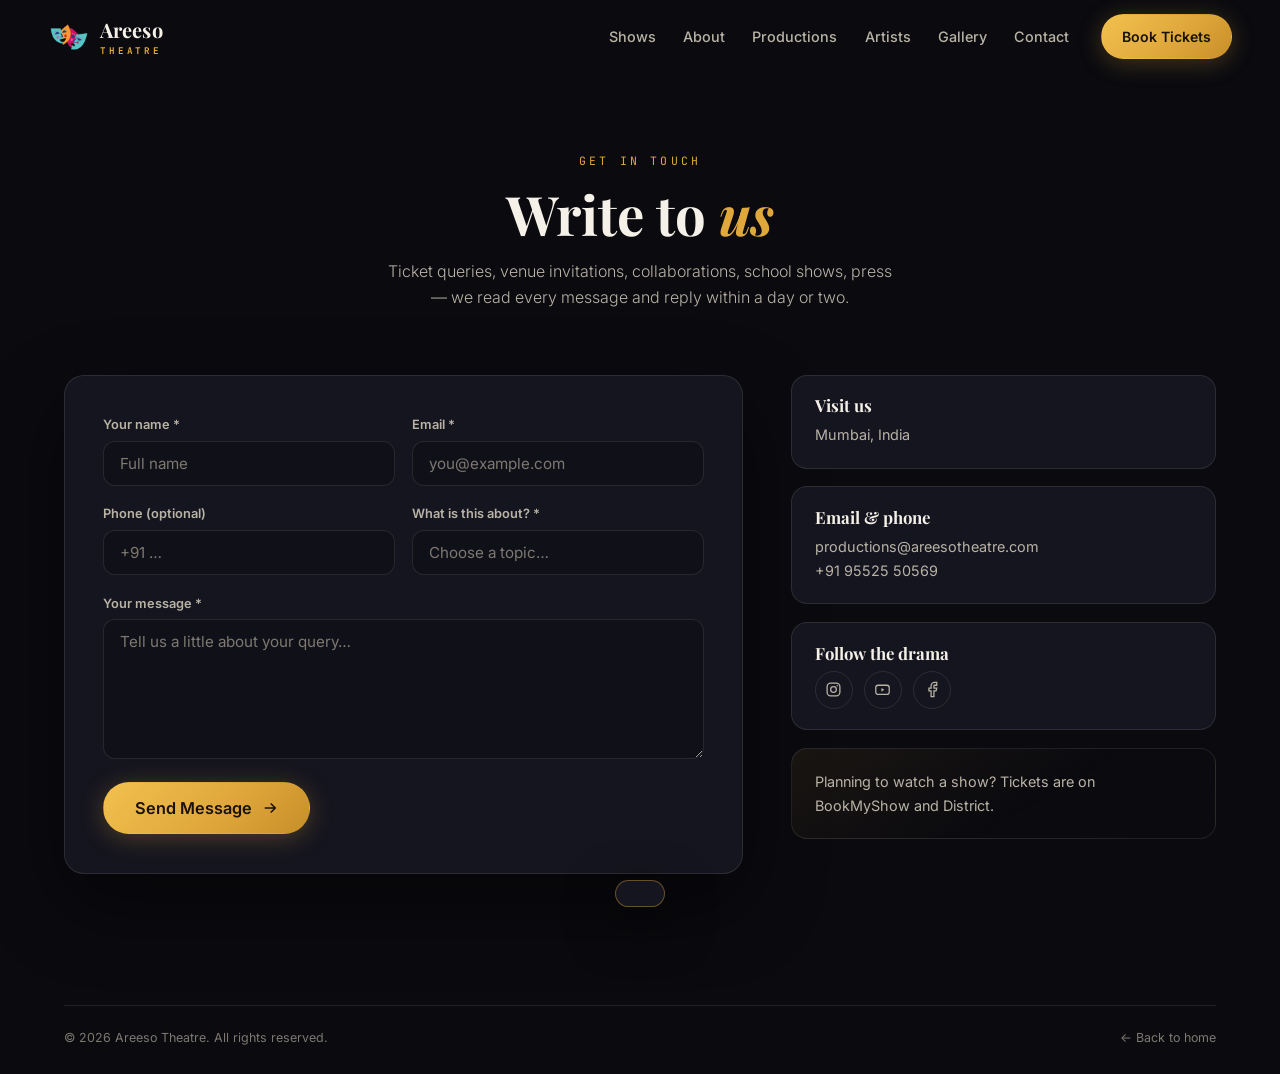
<file: contact.html>
<!DOCTYPE html>
<html lang="en">
<head>
  <meta charset="UTF-8" />
  <meta name="viewport" content="width=device-width, initial-scale=1" />
  <title>Contact — Areeso Theatre</title>
  <meta name="description" content="Get in touch with Areeso Theatre — ticket queries, venue invitations, collaborations, and press." />
  <link rel="preconnect" href="https://fonts.googleapis.com" />
  <link rel="preconnect" href="https://fonts.gstatic.com" crossorigin />
  <link href="https://fonts.googleapis.com/css2?family=Playfair+Display:ital,wght@0,400;0,600;0,700;0,900;1,400&family=Inter:wght@300;400;500;600;700&family=JetBrains+Mono:wght@400;500&display=swap" rel="stylesheet" />
  <link rel="stylesheet" href="css/style.css" />
  <link rel="icon" type="image/png" href="images/favicon.png" />
</head>
<body>

  <!-- ======= NAV ======= -->
  <header class="nav is-scrolled" id="nav">
    <a class="nav__brand" href="index.html" aria-label="Areeso Theatre — home">
      <img class="nav__logo" src="images/logo-mark.png" alt="Areeso Theatre" />
      <span>Areeso<em>Theatre</em></span>
    </a>
    <nav class="nav__links" aria-label="Primary">
      <a href="shows.html">Shows</a>
      <a href="about.html">About</a>
      <a href="productions.html">Productions</a>
      <a href="artists.html">Artists</a>
      <a href="gallery.html">Gallery</a>
      <a href="contact.html" aria-current="page">Contact</a>
    </nav>
    <a class="btn btn--gold nav__cta" href="shows.html">Book Tickets</a>
    <button class="nav__burger" id="burger" aria-label="Open menu" aria-expanded="false">
      <span></span><span></span><span></span>
    </button>
  </header>

  <div class="mobile-menu" id="mobileMenu" hidden>
    <a href="shows.html">Shows</a>
    <a href="about.html">About</a>
    <a href="productions.html">Productions</a>
    <a href="artists.html">Artists</a>
    <a href="gallery.html">Gallery</a>
    <a href="contact.html">Contact</a>
    <a class="btn btn--gold" href="shows.html">Book Tickets</a>
  </div>

  <main id="main">

  <section class="section contact-page">
    <div class="section__head reveal">
      <p class="kicker">Get in Touch</p>
      <h2>Write to <em>us</em></h2>
      <p class="contact-page__sub">Ticket queries, venue invitations, collaborations, school shows, press —
      we read every message and reply within a day or two.</p>
    </div>

    <div class="contact-page__grid">
      <div class="contact-card reveal" id="contactCard">
        <div class="contact-card__sent" id="contactSent" hidden>
          <svg viewBox="0 0 24 24" fill="none" stroke="currentColor" stroke-width="1.6" aria-hidden="true">
            <circle cx="12" cy="12" r="10"/><path d="m7.5 12.5 3 3 6-7"/>
          </svg>
          <h3>Message sent!</h3>
          <p>Thank you for writing to us — we'll get back to you soon.<br/>Meanwhile, the stage awaits.</p>
          <a class="btn btn--gold" href="shows.html">See Our Shows</a>
        </div>

        <form class="contact-form" id="contactForm"
              action="https://formsubmit.co/productions@areesotheatre.com" method="POST">
          <input type="hidden" name="_subject" value="New enquiry from the theatre website" />
          <input type="hidden" name="_template" value="table" />
          <input type="hidden" name="_next" value="https://areesotheatre.com/contact.html?sent=1" />
          <input type="text" name="_honey" style="display:none" tabindex="-1" autocomplete="off" />

          <div class="contact-form__row">
            <div class="cfield">
              <label for="cfName">Your name *</label>
              <input type="text" id="cfName" name="name" required autocomplete="name" placeholder="Full name" />
            </div>
            <div class="cfield">
              <label for="cfEmail">Email *</label>
              <input type="email" id="cfEmail" name="email" required autocomplete="email" placeholder="you@example.com" />
            </div>
          </div>

          <div class="contact-form__row">
            <div class="cfield">
              <label for="cfPhone">Phone (optional)</label>
              <input type="tel" id="cfPhone" name="phone" autocomplete="tel" placeholder="+91 …" />
            </div>
            <div class="cfield">
              <label for="cfTopic">What is this about? *</label>
              <select id="cfTopic" name="topic" required>
                <option value="">Choose a topic…</option>
                <option>Ticket / show query</option>
                <option>Invite us to your venue or city</option>
                <option>Collaboration / casting</option>
                <option>School or corporate show</option>
                <option>Press &amp; media</option>
                <option>Something else</option>
              </select>
            </div>
          </div>

          <div class="cfield">
            <label for="cfMsg">Your message *</label>
            <textarea id="cfMsg" name="message" required rows="6" placeholder="Tell us a little about your query…"></textarea>
          </div>

          <button class="btn btn--gold btn--lg contact-form__submit" type="submit">
            Send Message
            <svg viewBox="0 0 24 24" fill="none" stroke="currentColor" stroke-width="2" aria-hidden="true"><path d="M5 12h14m-6-6 6 6-6 6"/></svg>
          </button>
        </form>
      </div>

      <aside class="contact-aside reveal">
        <div class="contact-aside__block">
          <h3>Visit us</h3>
          <p>Mumbai, India</p>
        </div>
        <div class="contact-aside__block">
          <h3>Email &amp; phone</h3>
          <p><a href="mailto:productions@areesotheatre.com">productions@areesotheatre.com</a><br/>
          <a href="tel:+919552550569">+91 95525 50569</a></p>
        </div>
        <div class="contact-aside__block">
          <h3>Follow the drama</h3>
          <div class="footer__social">
            <a href="https://www.instagram.com/areeso_theatre" target="_blank" rel="noopener" aria-label="Instagram"><svg viewBox="0 0 24 24" fill="none" stroke="currentColor" stroke-width="1.8"><rect x="3" y="3" width="18" height="18" rx="5"/><circle cx="12" cy="12" r="4"/><circle cx="17.2" cy="6.8" r="1" fill="currentColor" stroke="none"/></svg></a>
            <a href="https://www.youtube.com/@theareesotheatre1881" target="_blank" rel="noopener" aria-label="YouTube"><svg viewBox="0 0 24 24" fill="none" stroke="currentColor" stroke-width="1.8"><rect x="2.5" y="6" width="19" height="13" rx="3.5"/><path d="M10.5 10l4 2.5-4 2.5Z" fill="currentColor" stroke="none"/></svg></a>
            <a href="https://www.facebook.com/share/1Bwhd6JSqu/" target="_blank" rel="noopener" aria-label="Facebook"><svg viewBox="0 0 24 24" fill="none" stroke="currentColor" stroke-width="1.8"><path d="M18 2h-3a5 5 0 0 0-5 5v3H7v4h3v8h4v-8h3l1-4h-4V7a1 1 0 0 1 1-1h3z"/></svg></a>
          </div>
        </div>
        <div class="contact-aside__block contact-aside__note">
          <p>Planning to watch a show? Tickets are on
          <a href="https://in.bookmyshow.com" target="_blank" rel="noopener">BookMyShow</a> and
          <a href="https://www.district.in" target="_blank" rel="noopener">District</a>.</p>
        </div>
      </aside>
    </div>
  </section>

  </main>

  <footer class="footer footer--slim">
    <div class="footer__bar">
      <span>© 2026 Areeso Theatre. All rights reserved.</span>
      <a href="index.html">← Back to home</a>
    </div>
  </footer>

  <div class="toast" id="toast" role="status"></div>

  <script src="js/main.js"></script>
</body>
</html>
</file>
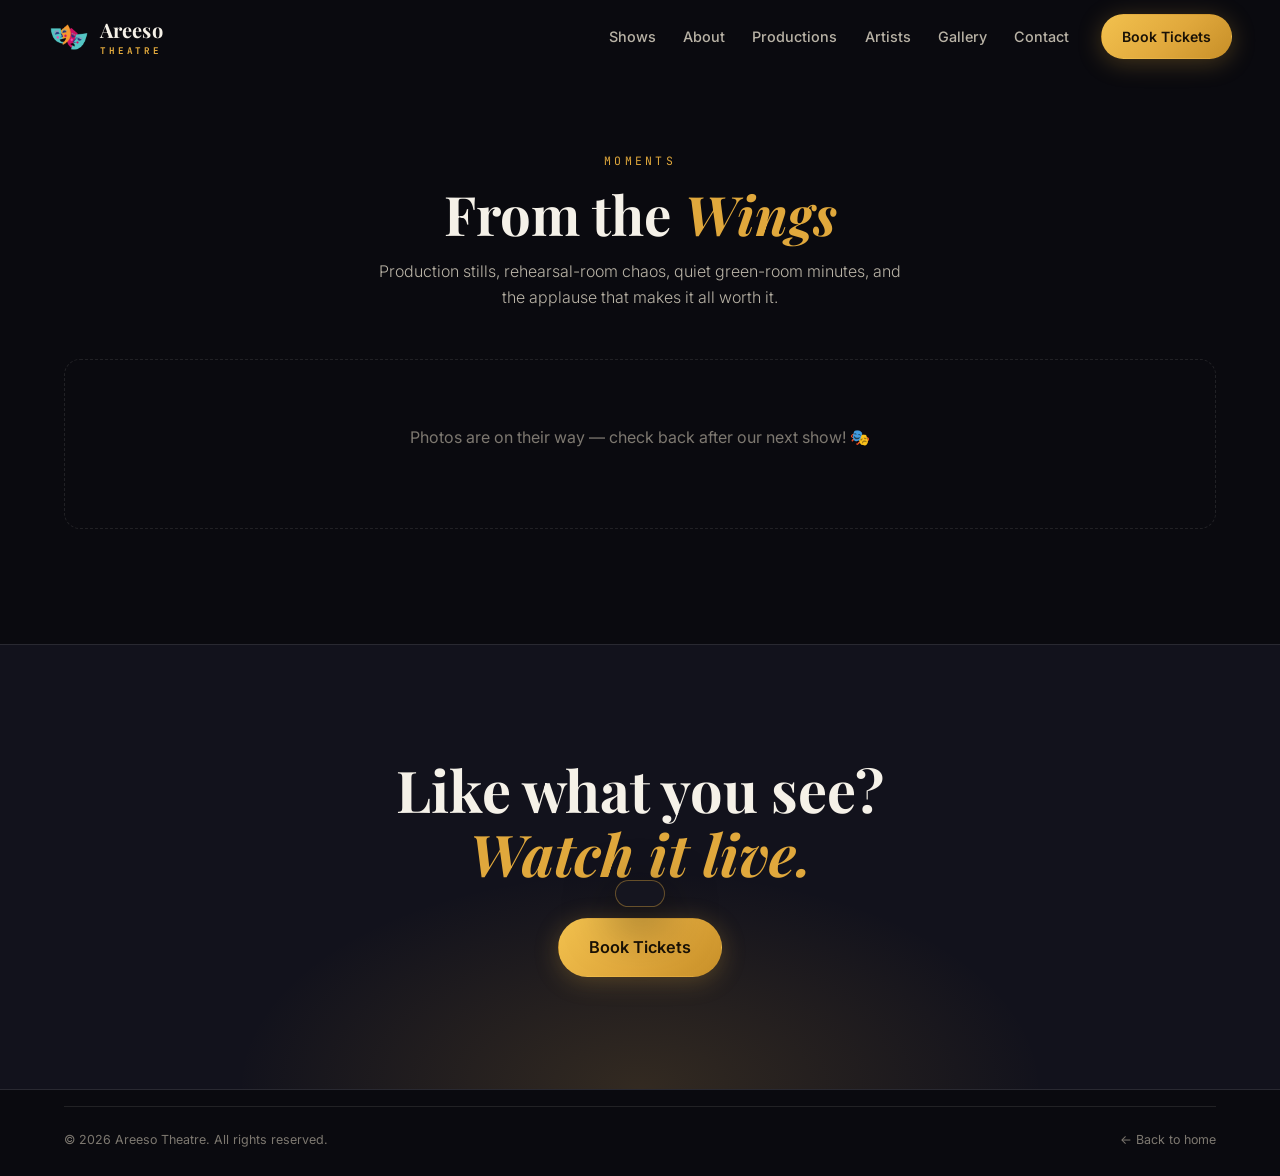
<file: gallery.html>
<!DOCTYPE html>
<html lang="en">
<head>
  <meta charset="UTF-8" />
  <meta name="viewport" content="width=device-width, initial-scale=1" />
  <title>Gallery — Areeso Theatre</title>
  <meta name="description" content="Production stills, rehearsal moments and backstage life at Areeso Theatre." />
  <link rel="preconnect" href="https://fonts.googleapis.com" />
  <link rel="preconnect" href="https://fonts.gstatic.com" crossorigin />
  <link href="https://fonts.googleapis.com/css2?family=Playfair+Display:ital,wght@0,400;0,600;0,700;0,900;1,400&family=Inter:wght@300;400;500;600;700&family=JetBrains+Mono:wght@400;500&display=swap" rel="stylesheet" />
  <link rel="stylesheet" href="css/style.css" />
  <link rel="icon" type="image/png" href="images/favicon.png" />
</head>
<body>

  <header class="nav is-scrolled" id="nav">
    <a class="nav__brand" href="index.html" aria-label="Areeso Theatre — home">
      <img class="nav__logo" src="images/logo-mark.png" alt="Areeso Theatre" />
      <span>Areeso<em>Theatre</em></span>
    </a>
    <nav class="nav__links" aria-label="Primary">
      <a href="shows.html">Shows</a>
      <a href="about.html">About</a>
      <a href="productions.html">Productions</a>
      <a href="artists.html">Artists</a>
      <a href="gallery.html" aria-current="page">Gallery</a>
      <a href="contact.html">Contact</a>
    </nav>
    <a class="btn btn--gold nav__cta" href="shows.html">Book Tickets</a>
    <button class="nav__burger" id="burger" aria-label="Open menu" aria-expanded="false">
      <span></span><span></span><span></span>
    </button>
  </header>

  <div class="mobile-menu" id="mobileMenu" hidden>
    <a href="shows.html">Shows</a>
    <a href="about.html">About</a>
    <a href="productions.html">Productions</a>
    <a href="artists.html">Artists</a>
    <a href="gallery.html">Gallery</a>
    <a href="contact.html">Contact</a>
    <a class="btn btn--gold" href="shows.html">Book Tickets</a>
  </div>

  <main id="main">

  <section class="section page-head">
    <p class="kicker reveal">Moments</p>
    <h2 class="reveal">From the <em>Wings</em></h2>
    <p class="page-head__sub reveal">Production stills, rehearsal-room chaos, quiet green-room
    minutes, and the applause that makes it all worth it.</p>
  </section>

  <section class="section" style="padding-top: 0;">
    <div class="gallery" id="galleryPageGrid">
      <p class="gallery__empty">Photos are on their way — check back after our next show! 🎭</p>
    </div>
  </section>

  <section class="bookstrip">
    <div class="bookstrip__glow" aria-hidden="true"></div>
    <div class="bookstrip__inner reveal">
      <h2>Like what you see?<br/><em>Watch it live.</em></h2>
      <div class="bookstrip__actions">
        <a class="btn btn--gold btn--lg" href="shows.html">Book Tickets</a>
      </div>
    </div>
  </section>

  </main>

  <footer class="footer footer--slim">
    <div class="footer__bar">
      <span>© 2026 Areeso Theatre. All rights reserved.</span>
      <a href="index.html">← Back to home</a>
    </div>
  </footer>

  <div class="toast" id="toast" role="status"></div>
  <script src="js/main.js"></script>
</body>
</html>
</file>
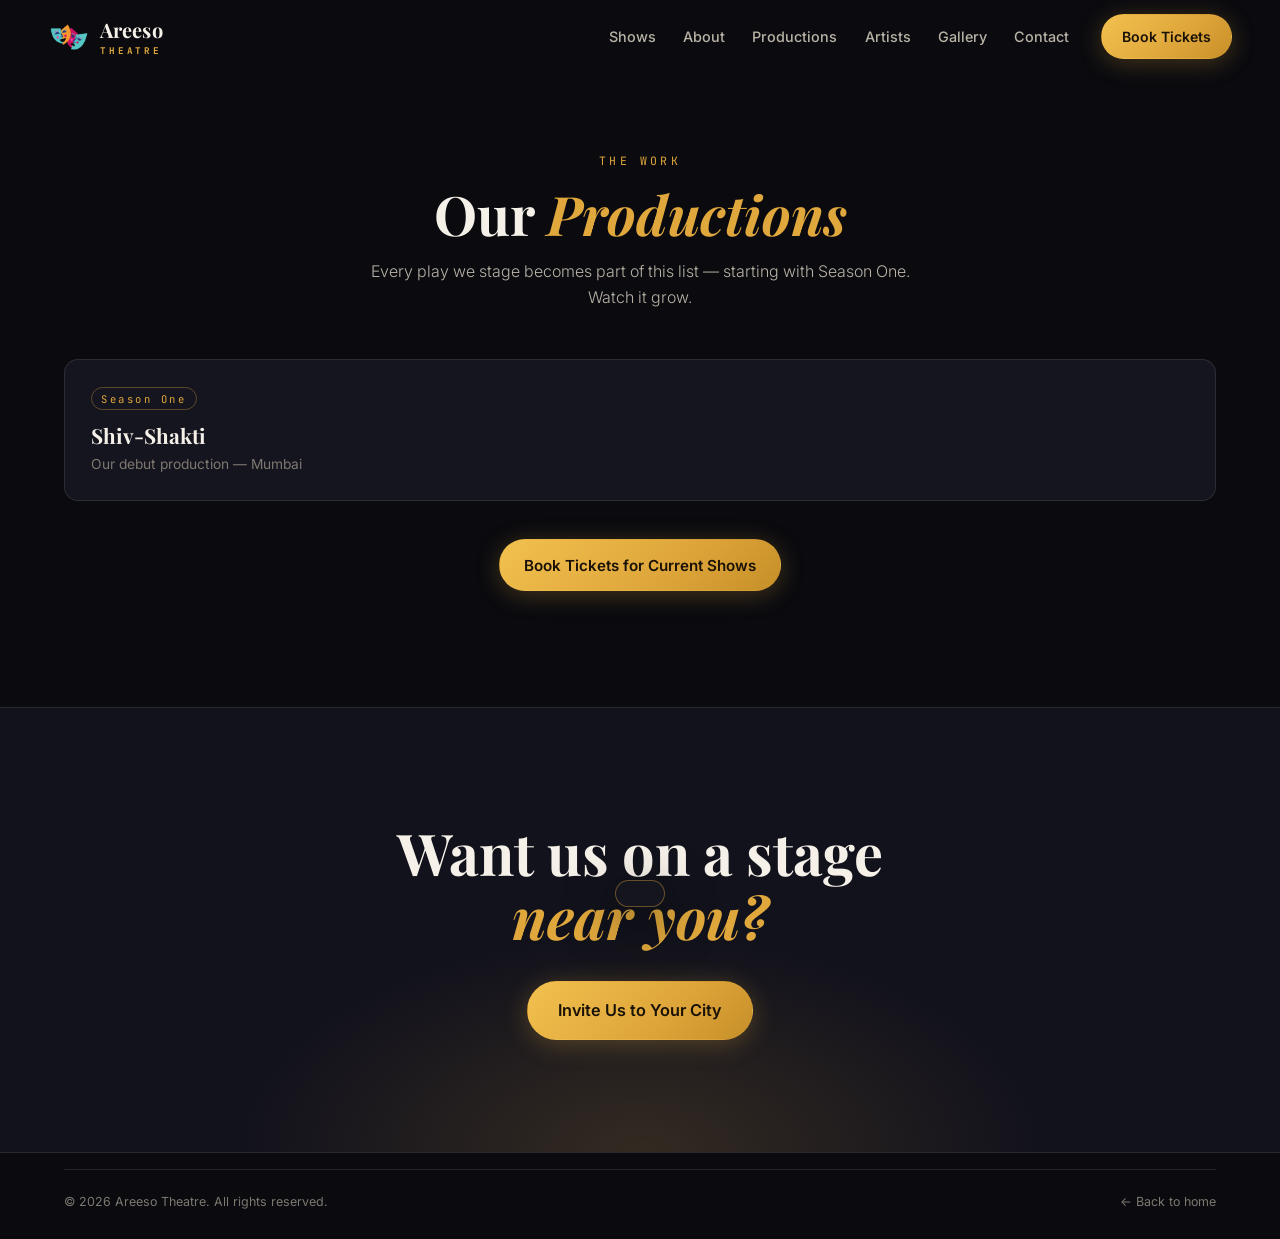
<file: productions.html>
<!DOCTYPE html>
<html lang="en">
<head>
  <meta charset="UTF-8" />
  <meta name="viewport" content="width=device-width, initial-scale=1" />
  <title>Productions — Areeso Theatre</title>
  <meta name="description" content="Productions by Areeso Theatre — our shows, past and present." />
  <link rel="preconnect" href="https://fonts.googleapis.com" />
  <link rel="preconnect" href="https://fonts.gstatic.com" crossorigin />
  <link href="https://fonts.googleapis.com/css2?family=Playfair+Display:ital,wght@0,400;0,600;0,700;0,900;1,400&family=Inter:wght@300;400;500;600;700&family=JetBrains+Mono:wght@400;500&display=swap" rel="stylesheet" />
  <link rel="stylesheet" href="css/style.css" />
  <link rel="icon" type="image/png" href="images/favicon.png" />
</head>
<body>

  <header class="nav is-scrolled" id="nav">
    <a class="nav__brand" href="index.html" aria-label="Areeso Theatre — home">
      <img class="nav__logo" src="images/logo-mark.png" alt="Areeso Theatre" />
      <span>Areeso<em>Theatre</em></span>
    </a>
    <nav class="nav__links" aria-label="Primary">
      <a href="shows.html">Shows</a>
      <a href="about.html">About</a>
      <a href="productions.html" aria-current="page">Productions</a>
      <a href="artists.html">Artists</a>
      <a href="gallery.html">Gallery</a>
      <a href="contact.html">Contact</a>
    </nav>
    <a class="btn btn--gold nav__cta" href="shows.html">Book Tickets</a>
    <button class="nav__burger" id="burger" aria-label="Open menu" aria-expanded="false">
      <span></span><span></span><span></span>
    </button>
  </header>

  <div class="mobile-menu" id="mobileMenu" hidden>
    <a href="shows.html">Shows</a>
    <a href="about.html">About</a>
    <a href="productions.html">Productions</a>
    <a href="artists.html">Artists</a>
    <a href="gallery.html">Gallery</a>
    <a href="contact.html">Contact</a>
    <a class="btn btn--gold" href="shows.html">Book Tickets</a>
  </div>

  <main id="main">

  <section class="section page-head">
    <p class="kicker reveal">The Work</p>
    <h2 class="reveal">Our <em>Productions</em></h2>
    <p class="page-head__sub reveal">Every play we stage becomes part of this list — starting
    with Season One. Watch it grow.</p>
  </section>

  <section class="section" style="padding-top: 0;">
    <div class="archive" id="productionsPageGrid"></div>
    <div class="section__more reveal">
      <a class="btn btn--gold" href="shows.html">Book Tickets for Current Shows</a>
    </div>
  </section>

  <section class="bookstrip">
    <div class="bookstrip__glow" aria-hidden="true"></div>
    <div class="bookstrip__inner reveal">
      <h2>Want us on a stage<br/><em>near you?</em></h2>
      <div class="bookstrip__actions">
        <a class="btn btn--gold btn--lg" href="contact.html">Invite Us to Your City</a>
      </div>
    </div>
  </section>

  </main>

  <footer class="footer footer--slim">
    <div class="footer__bar">
      <span>© 2026 Areeso Theatre. All rights reserved.</span>
      <a href="index.html">← Back to home</a>
    </div>
  </footer>

  <div class="toast" id="toast" role="status"></div>
  <script src="js/main.js"></script>
</body>
</html>
</file>
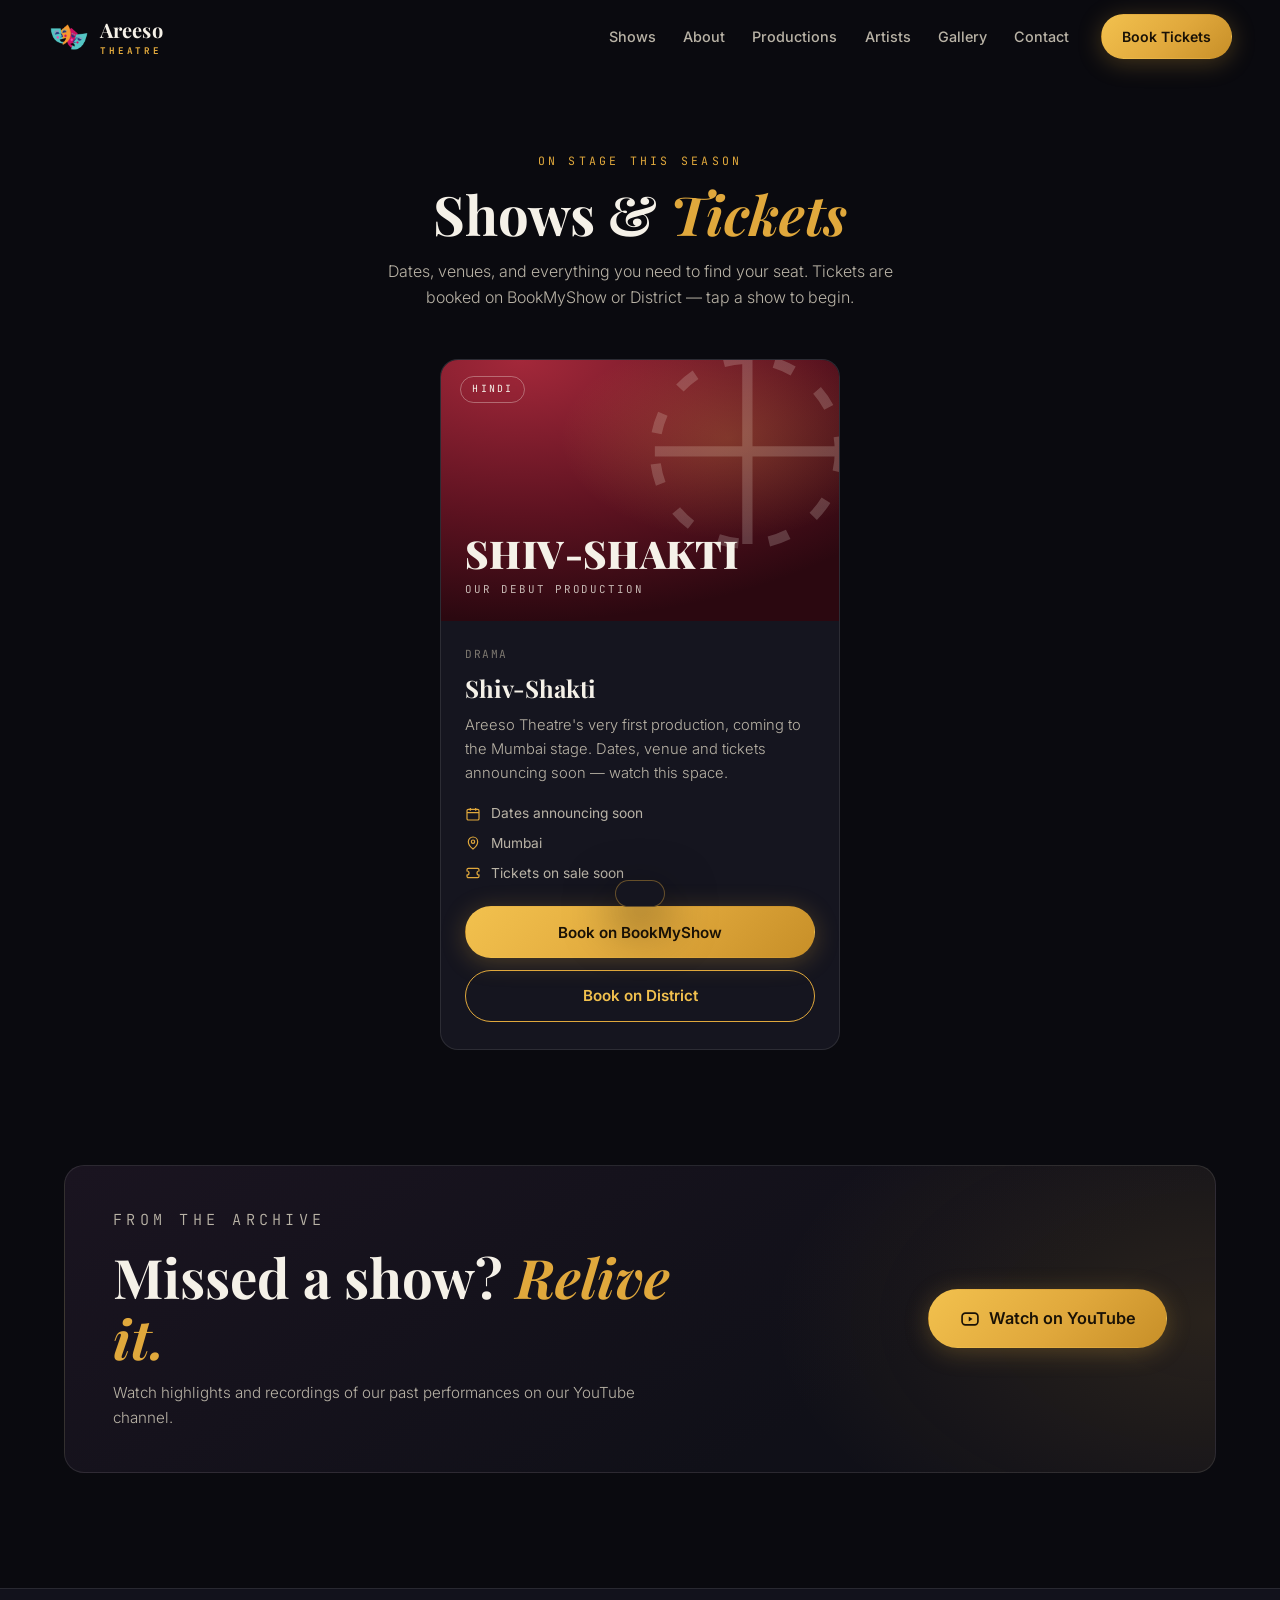
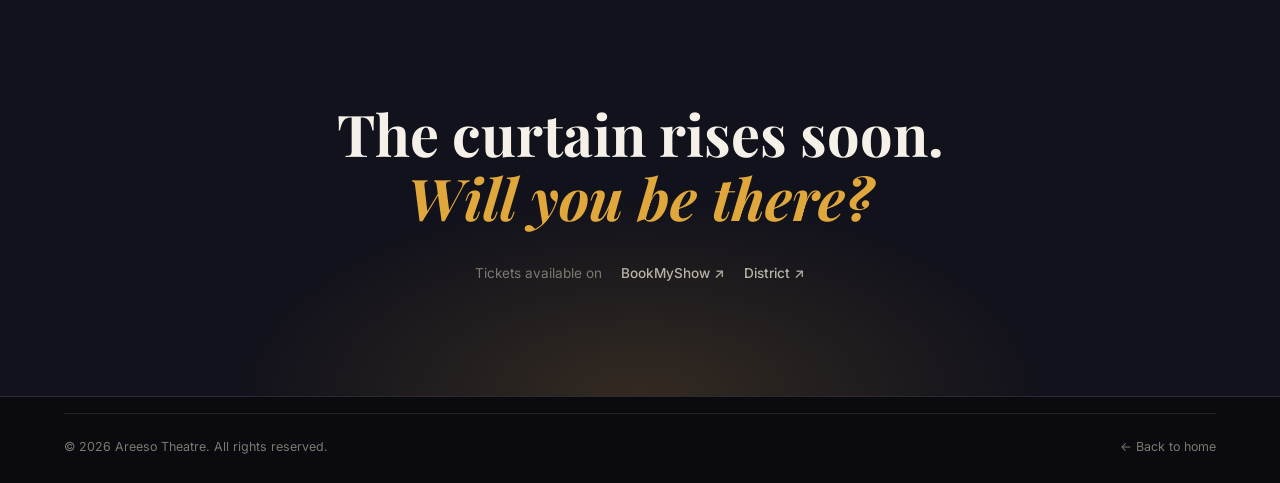
<file: shows.html>
<!DOCTYPE html>
<html lang="en">
<head>
  <meta charset="UTF-8" />
  <meta name="viewport" content="width=device-width, initial-scale=1" />
  <title>Shows & Tickets — Areeso Theatre</title>
  <meta name="description" content="Current and upcoming shows by Areeso Theatre — dates, venues, and ticket booking." />
  <link rel="preconnect" href="https://fonts.googleapis.com" />
  <link rel="preconnect" href="https://fonts.gstatic.com" crossorigin />
  <link href="https://fonts.googleapis.com/css2?family=Playfair+Display:ital,wght@0,400;0,600;0,700;0,900;1,400&family=Inter:wght@300;400;500;600;700&family=JetBrains+Mono:wght@400;500&display=swap" rel="stylesheet" />
  <link rel="stylesheet" href="css/style.css" />
  <link rel="icon" type="image/png" href="images/favicon.png" />
</head>
<body>

  <header class="nav is-scrolled" id="nav">
    <a class="nav__brand" href="index.html" aria-label="Areeso Theatre — home">
      <img class="nav__logo" src="images/logo-mark.png" alt="Areeso Theatre" />
      <span>Areeso<em>Theatre</em></span>
    </a>
    <nav class="nav__links" aria-label="Primary">
      <a href="shows.html" aria-current="page">Shows</a>
      <a href="about.html">About</a>
      <a href="productions.html">Productions</a>
      <a href="artists.html">Artists</a>
      <a href="gallery.html">Gallery</a>
      <a href="contact.html">Contact</a>
    </nav>
    <a class="btn btn--gold nav__cta" href="#showsGrid">Book Tickets</a>
    <button class="nav__burger" id="burger" aria-label="Open menu" aria-expanded="false">
      <span></span><span></span><span></span>
    </button>
  </header>

  <div class="mobile-menu" id="mobileMenu" hidden>
    <a href="shows.html">Shows</a>
    <a href="about.html">About</a>
    <a href="productions.html">Productions</a>
    <a href="artists.html">Artists</a>
    <a href="gallery.html">Gallery</a>
    <a href="contact.html">Contact</a>
    <a class="btn btn--gold" href="#showsGrid">Book Tickets</a>
  </div>

  <main id="main">

  <section class="section page-head">
    <p class="kicker reveal">On Stage This Season</p>
    <h2 class="reveal">Shows &amp; <em>Tickets</em></h2>
    <p class="page-head__sub reveal">Dates, venues, and everything you need to find your seat.
    Tickets are booked on BookMyShow or District — tap a show to begin.</p>
  </section>

  <section class="section" style="padding-top: 0;">
    <div class="shows" id="showsGrid"></div>
  </section>

  <!-- ======= PAST SHOWS ======= -->
  <section class="section pastshows">
    <div class="pastshows__card reveal">
      <div class="pastshows__text">
        <p class="kicker">From the Archive</p>
        <h2>Missed a show? <em>Relive it.</em></h2>
        <p>Watch highlights and recordings of our past performances on our YouTube channel.</p>
      </div>
      <a class="btn btn--gold btn--lg pastshows__btn" href="https://www.youtube.com/@theareesotheatre1881" target="_blank" rel="noopener">
        <svg viewBox="0 0 24 24" fill="none" stroke="currentColor" stroke-width="2" aria-hidden="true"><rect x="2.5" y="5" width="19" height="14" rx="4"/><path d="M10.5 9l4.5 3-4.5 3Z" fill="currentColor" stroke="none"/></svg>
        Watch on YouTube
      </a>
    </div>
  </section>

  <section class="bookstrip">
    <div class="bookstrip__glow" aria-hidden="true"></div>
    <div class="bookstrip__inner reveal">
      <h2>The curtain rises soon.<br/><em>Will you be there?</em></h2>
      <div class="bookstrip__actions">
        <div class="bookstrip__partners">
          <span>Tickets available on</span>
          <a href="https://in.bookmyshow.com" target="_blank" rel="noopener">BookMyShow ↗</a>
          <a href="https://www.district.in" target="_blank" rel="noopener">District ↗</a>
        </div>
      </div>
    </div>
  </section>

  </main>

  <footer class="footer footer--slim">
    <div class="footer__bar">
      <span>© 2026 Areeso Theatre. All rights reserved.</span>
      <a href="index.html">← Back to home</a>
    </div>
  </footer>

  <div class="toast" id="toast" role="status"></div>
  <script src="js/main.js"></script>
</body>
</html>
</file>
<file: css/style.css>
/* ============================================================
   Areeso Theatre — dark auditorium theme
   ============================================================ */

:root {
  --bg: #0a0a0f;
  --bg-raised: #12121c;
  --bg-card: #15151f;
  --ink: #f5f1e8;
  --ink-dim: #b9b3a6;
  --ink-faint: #7d7870;
  --gold: #e0a83c;
  --gold-bright: #f2c14e;
  --crimson: #8e1f2f;
  --crimson-deep: #5c1220;
  --indigo: #232355;
  --teal: #123d3d;
  --line: rgba(245, 241, 232, 0.1);
  --font-display: "Playfair Display", Georgia, serif;
  --font-body: "Inter", -apple-system, sans-serif;
  --font-mono: "JetBrains Mono", monospace;
  --ease: cubic-bezier(0.22, 1, 0.36, 1);
  --nav-h: 74px;
}

* { margin: 0; padding: 0; box-sizing: border-box; }

html { scroll-behavior: smooth; scroll-padding-top: var(--nav-h); }

body {
  background: var(--bg);
  color: var(--ink);
  font-family: var(--font-body);
  font-size: 16px;
  line-height: 1.65;
  overflow-x: hidden;
  -webkit-font-smoothing: antialiased;
}

::selection { background: var(--gold); color: #0a0a0f; }

img, svg { max-width: 100%; display: block; }

a { color: inherit; }

h1, h2, h3 { font-family: var(--font-display); line-height: 1.12; font-weight: 700; }

h2 { font-size: clamp(2rem, 4.5vw, 3.4rem); }
h2 em, h1 em { color: var(--gold); font-style: italic; }

.sr-only {
  position: absolute; width: 1px; height: 1px;
  overflow: hidden; clip: rect(0 0 0 0); white-space: nowrap;
}

.kicker {
  font-family: var(--font-mono);
  font-size: 0.72rem;
  letter-spacing: 0.28em;
  text-transform: uppercase;
  color: var(--gold);
  margin-bottom: 0.9rem;
}

/* ---------- Buttons ---------- */
.btn {
  display: inline-flex; align-items: center; gap: 0.55rem;
  font-family: var(--font-body); font-weight: 600; font-size: 0.95rem;
  padding: 0.78rem 1.5rem; border-radius: 999px;
  border: 1px solid transparent; cursor: pointer;
  text-decoration: none; white-space: nowrap;
  transition: transform 0.2s var(--ease), box-shadow 0.25s var(--ease),
              background 0.2s, color 0.2s, border-color 0.2s;
}
.btn svg { width: 18px; height: 18px; }
.btn:active { transform: scale(0.97); }
.btn:focus-visible { outline: 2px solid var(--gold-bright); outline-offset: 3px; }

.btn--gold {
  background: linear-gradient(135deg, var(--gold-bright), var(--gold) 55%, #c78f28);
  color: #1a1206;
  box-shadow: 0 4px 24px rgba(224, 168, 60, 0.28);
}
.btn--gold:hover {
  transform: translateY(-2px);
  box-shadow: 0 8px 34px rgba(224, 168, 60, 0.45);
}
.btn--gold:disabled {
  opacity: 0.45; cursor: not-allowed; transform: none;
  box-shadow: none;
}

.btn--ghost {
  background: transparent; color: var(--ink);
  border-color: rgba(245, 241, 232, 0.25);
}
.btn--ghost:hover { border-color: var(--gold); color: var(--gold-bright); transform: translateY(-2px); }

.btn--lg { padding: 0.95rem 1.9rem; font-size: 1.02rem; }

/* ---------- Nav ---------- */
.nav {
  position: fixed; inset: 0 0 auto 0; z-index: 100;
  height: var(--nav-h);
  display: flex; align-items: center; gap: 2rem;
  padding: 0 clamp(1rem, 4vw, 3rem);
  transition: background 0.3s, backdrop-filter 0.3s, border-color 0.3s;
  border-bottom: 1px solid transparent;
}
.nav.is-scrolled {
  background: rgba(10, 10, 15, 0.82);
  backdrop-filter: blur(14px);
  -webkit-backdrop-filter: blur(14px);
  border-bottom-color: var(--line);
}

.nav__brand {
  display: flex; align-items: center; gap: 0.6rem;
  text-decoration: none; font-family: var(--font-display);
  font-size: 1.25rem; font-weight: 700; letter-spacing: 0.01em;
}
.nav__brand em {
  display: block; font-family: var(--font-mono); font-style: normal;
  font-size: 0.58rem; letter-spacing: 0.32em; text-transform: uppercase;
  color: var(--gold); margin-top: -2px;
}
.nav__mask { width: 34px; height: 34px; color: var(--gold); flex-shrink: 0; }
.nav__logo { width: 42px; height: 42px; object-fit: contain; flex-shrink: 0; }

.nav__links { display: flex; gap: 1.7rem; margin-left: auto; }
.nav__links a {
  text-decoration: none; font-size: 0.9rem; font-weight: 500;
  color: var(--ink-dim); position: relative; padding: 0.35rem 0;
  transition: color 0.2s;
}
.nav__links a::after {
  content: ""; position: absolute; left: 0; bottom: 0;
  width: 100%; height: 1.5px; background: var(--gold);
  transform: scaleX(0); transform-origin: right;
  transition: transform 0.3s var(--ease);
}
.nav__links a:hover { color: var(--ink); }
.nav__links a:hover::after { transform: scaleX(1); transform-origin: left; }

.nav__cta { font-size: 0.88rem; padding: 0.6rem 1.25rem; }

.nav__burger {
  display: none; flex-direction: column; gap: 5px;
  background: none; border: 0; cursor: pointer; padding: 8px;
  margin-left: auto;
}
.nav__burger span {
  width: 24px; height: 2px; background: var(--ink);
  transition: transform 0.25s var(--ease), opacity 0.2s;
}
.nav__burger.is-open span:nth-child(1) { transform: translateY(7px) rotate(45deg); }
.nav__burger.is-open span:nth-child(2) { opacity: 0; }
.nav__burger.is-open span:nth-child(3) { transform: translateY(-7px) rotate(-45deg); }

.mobile-menu[hidden] { display: none; }
.mobile-menu {
  position: fixed; inset: var(--nav-h) 0 auto 0; z-index: 99;
  background: rgba(10, 10, 15, 0.97);
  backdrop-filter: blur(16px);
  display: flex; flex-direction: column; gap: 0.3rem;
  padding: 1.2rem clamp(1rem, 4vw, 3rem) 2rem;
  border-bottom: 1px solid var(--line);
}
.mobile-menu a {
  text-decoration: none; font-family: var(--font-display);
  font-size: 1.5rem; padding: 0.55rem 0; color: var(--ink);
  border-bottom: 1px solid rgba(245,241,232,0.06);
}
.mobile-menu .btn { margin-top: 1.2rem; justify-content: center; }

/* ---------- Hero ---------- */
.hero {
  position: relative; min-height: 100svh;
  display: flex; align-items: flex-end; justify-content: flex-start;
  overflow: hidden;
  padding: calc(var(--nav-h) + 2rem) clamp(1.2rem, 4vw, 3rem) 4.5rem;
  background:
    radial-gradient(ellipse 80% 55% at 50% -5%, rgba(142, 31, 47, 0.32), transparent 65%),
    radial-gradient(ellipse 45% 40% at 50% 108%, rgba(224, 168, 60, 0.12), transparent 70%),
    var(--bg);
}

/* hero background slider (images from media/hero) */
.hero__slides { position: absolute; inset: 0; z-index: 0; }
.hero__slide {
  position: absolute; inset: 0;
  background-size: cover; background-position: center;
  opacity: 0; transform: scale(1.06);
  transition: opacity 1.4s ease;
}
.hero__slide.is-active {
  opacity: 1;
  animation: kenburns 9s ease-out forwards;
}
@keyframes kenburns {
  from { transform: scale(1.06); }
  to   { transform: scale(1.14); }
}
.hero__vignette {
  position: absolute; inset: 0; z-index: 1; pointer-events: none;
  background:
    linear-gradient(rgba(10,10,15,0.66) 0%, transparent 22%, transparent 62%, rgba(10,10,15,0.82) 100%);
  opacity: 0;
}
.hero--has-slides .hero__vignette { opacity: 1; }
.hero--has-slides .hero__dust { opacity: 0.18; }
.hero--has-slides .hero__spotlight { opacity: 0.25; }

.hero__dots {
  position: absolute; bottom: 30px; right: clamp(1.2rem, 4vw, 3rem);
  display: flex; gap: 9px; z-index: 3;
}
.hero__dot {
  width: 9px; height: 9px; border-radius: 50%;
  border: 1px solid rgba(245,241,232,0.5); background: transparent;
  cursor: pointer; padding: 0;
  transition: background 0.25s, transform 0.25s var(--ease), border-color 0.25s;
}
.hero__dot:hover { transform: scale(1.3); }
.hero__dot.is-active { background: var(--gold); border-color: var(--gold); }

/* bottom-left info chips on the slider */
.hero__chip {
  position: relative; z-index: 3;
  font-family: var(--font-mono); font-size: 0.68rem;
  letter-spacing: 0.24em; text-transform: uppercase; color: var(--gold-bright);
  background: rgba(10, 10, 15, 0.55); border: 1px solid rgba(224, 168, 60, 0.35);
  border-radius: 999px; padding: 0.45rem 1.1rem;
  backdrop-filter: blur(8px); -webkit-backdrop-filter: blur(8px);
}
.hero__caption {
  position: absolute; z-index: 3;
  left: clamp(1.2rem, 4vw, 3rem); bottom: 30px;
  font-family: var(--font-mono); font-size: 0.66rem;
  letter-spacing: 0.18em; text-transform: uppercase; color: var(--ink-dim);
  max-width: 60%;
}
.hero__caption:empty { display: none; }

/* ---------- Intro (headline section below the slider) ---------- */
.intro {
  position: relative; text-align: center;
  padding: clamp(4.5rem, 9vw, 7rem) 1.5rem clamp(4rem, 8vw, 6rem);
  background:
    radial-gradient(ellipse 70% 60% at 50% 0%, rgba(142, 31, 47, 0.22), transparent 65%),
    radial-gradient(ellipse 45% 45% at 50% 115%, rgba(224, 168, 60, 0.1), transparent 70%),
    var(--bg);
}
.intro > * { max-width: 880px; margin-left: auto; margin-right: auto; }
.intro .hero__title { margin: 0.4rem auto 1.4rem; }
.hero__dot:focus-visible { outline: 2px solid var(--gold-bright); outline-offset: 3px; }

.hero__curtain {
  position: absolute; top: 0; bottom: 0; width: 52%;
  z-index: 5; pointer-events: none;
  background:
    repeating-linear-gradient(90deg,
      var(--crimson-deep) 0 26px,
      var(--crimson) 26px 44px,
      #6f1727 44px 70px);
  box-shadow: 0 0 80px rgba(0,0,0,0.8);
  animation: curtain 1.6s var(--ease) 0.35s forwards;
}
.hero__curtain--left { left: 0; transform-origin: left; }
.hero__curtain--right { right: 0; transform-origin: right; }
@keyframes curtain { to { transform: scaleX(0); opacity: 0.9; } }

.hero__spotlight {
  position: absolute; inset: 0; pointer-events: none; z-index: 2;
  background: radial-gradient(ellipse 42% 52% at 50% 38%, rgba(242, 193, 78, 0.14), transparent 70%);
  animation: spot 7s ease-in-out infinite alternate;
}
@keyframes spot {
  from { opacity: 0.75; transform: translateX(-2%); }
  to   { opacity: 1;    transform: translateX(2%); }
}

.hero__dust {
  position: absolute; inset: 0; z-index: 2; pointer-events: none; opacity: 0.5;
  background-image:
    radial-gradient(1.5px 1.5px at 20% 30%, rgba(242,193,78,0.5), transparent 100%),
    radial-gradient(1px 1px at 40% 70%, rgba(245,241,232,0.4), transparent 100%),
    radial-gradient(1.5px 1.5px at 60% 20%, rgba(242,193,78,0.35), transparent 100%),
    radial-gradient(1px 1px at 80% 50%, rgba(245,241,232,0.35), transparent 100%),
    radial-gradient(1.5px 1.5px at 30% 85%, rgba(242,193,78,0.3), transparent 100%),
    radial-gradient(1px 1px at 70% 90%, rgba(245,241,232,0.3), transparent 100%),
    radial-gradient(1.5px 1.5px at 90% 15%, rgba(242,193,78,0.4), transparent 100%);
  animation: dust 14s linear infinite;
}
@keyframes dust {
  from { transform: translateY(0); }
  to   { transform: translateY(-60px); }
}

.hero__inner { position: relative; z-index: 3; max-width: 880px; }

.hero__title {
  font-size: clamp(2.6rem, 7.5vw, 5.6rem);
  font-weight: 900; letter-spacing: -0.02em; line-height: 1.04;
  margin: 0.4rem 0 1.4rem;
}
.hero__title span { display: block; }
.hero__title em {
  font-style: italic; font-weight: 700;
  background: linear-gradient(100deg, var(--gold-bright), var(--gold) 45%, #b87e1e);
  -webkit-background-clip: text; background-clip: text; color: transparent;
  text-shadow: none;
}

.hero__sub {
  max-width: 560px; margin: 0 auto 2.2rem;
  color: var(--ink-dim); font-size: clamp(1rem, 1.6vw, 1.14rem);
  font-weight: 300;
}

.hero__cta { display: flex; gap: 1rem; justify-content: center; flex-wrap: wrap; }

.hero__stats {
  display: flex; justify-content: center; gap: clamp(1.5rem, 5vw, 4rem);
  margin-top: 3.4rem; flex-wrap: wrap;
}
.hero__stats div { text-align: center; }
.hero__stats strong {
  display: block; font-family: var(--font-display);
  font-size: clamp(1.6rem, 3vw, 2.3rem); color: var(--gold-bright);
  font-variant-numeric: tabular-nums;
}
.hero__stats span {
  font-family: var(--font-mono); font-size: 0.66rem;
  letter-spacing: 0.22em; text-transform: uppercase; color: var(--ink-faint);
}

.hero__scroll {
  position: absolute; bottom: 26px; left: 50%; transform: translateX(-50%);
  z-index: 3; width: 26px; height: 42px;
  border: 1.5px solid rgba(245,241,232,0.35); border-radius: 14px;
}
.hero__scroll span {
  position: absolute; top: 7px; left: 50%; width: 3px; height: 8px;
  margin-left: -1.5px; border-radius: 3px; background: var(--gold);
  animation: scrollhint 1.8s ease-in-out infinite;
}
@keyframes scrollhint {
  0%   { transform: translateY(0); opacity: 1; }
  70%  { transform: translateY(14px); opacity: 0; }
  100% { transform: translateY(0); opacity: 0; }
}

/* ---------- Ticker ---------- */
.ticker {
  overflow: hidden; white-space: nowrap;
  border-top: 1px solid var(--line); border-bottom: 1px solid var(--line);
  background: var(--bg-raised); padding: 0.85rem 0;
}
.ticker__track { display: inline-flex; animation: ticker 36s linear infinite; }
.ticker__track span {
  font-family: var(--font-mono); font-size: 0.78rem;
  letter-spacing: 0.14em; text-transform: uppercase; color: var(--ink-dim);
}
@keyframes ticker { to { transform: translateX(-50%); } }

/* ---------- Sections ---------- */
.section { padding: clamp(4.5rem, 9vw, 7.5rem) clamp(1.25rem, 5vw, 4rem); max-width: 1280px; margin: 0 auto; }
.section__head { text-align: center; margin-bottom: clamp(2.5rem, 5vw, 4rem); }

/* ---------- Show cards ---------- */
.shows { display: grid; grid-template-columns: repeat(auto-fit, minmax(310px, 1fr)); gap: 1.6rem; }
/* keep the layout centred and sensibly sized when there are only 1–2 shows */
.shows--single { grid-template-columns: minmax(0, 400px); justify-content: center; }
.shows--two { grid-template-columns: repeat(2, minmax(0, 380px)); justify-content: center; }
@media (max-width: 720px) { .shows--two { grid-template-columns: minmax(0, 400px); } }

/* ---------- Past shows → Watch on YouTube ---------- */
.pastshows { padding-top: 0; }
.pastshows__card {
  display: flex; align-items: center; justify-content: space-between;
  gap: 2rem; flex-wrap: wrap;
  background:
    radial-gradient(ellipse 55% 120% at 100% 50%, rgba(224, 168, 60, 0.12), transparent 70%),
    linear-gradient(150deg, #1a1420, #101018 70%);
  border: 1px solid var(--line); border-radius: 20px;
  padding: clamp(1.7rem, 4vw, 2.6rem) clamp(1.6rem, 4vw, 3rem);
}
.pastshows__text { max-width: 58ch; }
.pastshows__text h2 { margin: 0.3rem 0 0.7rem; }
.pastshows__text p { color: var(--ink-dim); font-weight: 300; font-size: 0.95rem; }
.pastshows__btn { flex-shrink: 0; }
.pastshows__btn svg { width: 20px; height: 20px; }
@media (max-width: 720px) {
  .pastshows__card { flex-direction: column; align-items: flex-start; }
  .pastshows__btn { width: 100%; justify-content: center; }
}

.show-card {
  background: var(--bg-card);
  border: 1px solid var(--line); border-radius: 18px;
  overflow: hidden; display: flex; flex-direction: column;
  transition: transform 0.35s var(--ease), box-shadow 0.35s var(--ease), border-color 0.3s;
}
.show-card:hover {
  transform: translateY(-6px);
  border-color: rgba(224, 168, 60, 0.35);
  box-shadow: 0 24px 60px rgba(0, 0, 0, 0.55);
}

.poster {
  position: relative; aspect-ratio: 16 / 10.5;
  display: flex; flex-direction: column; justify-content: flex-end;
  padding: 1.4rem 1.5rem; overflow: hidden;
}
.poster--crimson { background: radial-gradient(ellipse 120% 100% at 20% 0%, #a3283a, var(--crimson-deep) 60%, #2b0810); }
.poster--indigo  { background: radial-gradient(ellipse 120% 100% at 20% 0%, #38387f, var(--indigo) 60%, #0d0d2b); }
.poster--teal    { background: radial-gradient(ellipse 120% 100% at 20% 0%, #1e6363, var(--teal) 60%, #05201f); }

.poster::after {
  content: ""; position: absolute; inset: 0;
  background: radial-gradient(ellipse 60% 55% at 72% 30%, rgba(242,193,78,0.2), transparent 70%);
}

/* real poster image uploaded via admin */
.poster--img { background: #0d0d14; }
.poster--img::after {
  background: linear-gradient(rgba(10,10,15,0.05) 55%, rgba(10,10,15,0.55));
}
.poster__img {
  position: absolute; inset: 0; width: 100%; height: 100%;
  object-fit: cover; transition: transform 0.6s var(--ease);
}
.show-card:hover .poster__img { transform: scale(1.05); }

.poster__art {
  position: absolute; top: -12%; right: -8%; width: 62%; opacity: 0.2;
  color: var(--ink);
  transition: transform 0.5s var(--ease), opacity 0.4s;
}
.show-card:hover .poster__art { transform: rotate(6deg) scale(1.06); opacity: 0.32; }

.poster__lang {
  position: absolute; top: 1rem; left: 1.2rem;
  font-family: var(--font-mono); font-size: 0.62rem;
  letter-spacing: 0.22em; text-transform: uppercase;
  border: 1px solid rgba(245,241,232,0.35); border-radius: 999px;
  padding: 0.28rem 0.7rem; color: var(--ink);
  backdrop-filter: blur(4px); z-index: 1;
}

.poster__title {
  position: relative; z-index: 1;
  font-size: clamp(1.9rem, 3vw, 2.5rem); font-weight: 900; line-height: 0.98;
  text-transform: uppercase; letter-spacing: 0.01em;
}
.poster__tag {
  position: relative; z-index: 1;
  font-family: var(--font-mono); font-size: 0.68rem;
  letter-spacing: 0.18em; text-transform: uppercase;
  color: rgba(245,241,232,0.75); margin-top: 0.5rem;
}

.show-card__body { padding: 1.5rem 1.5rem 1.7rem; display: flex; flex-direction: column; gap: 0.7rem; flex: 1; }
.show-card__meta {
  display: flex; justify-content: space-between; align-items: center;
  font-family: var(--font-mono); font-size: 0.7rem;
  letter-spacing: 0.14em; text-transform: uppercase; color: var(--ink-faint);
}
.rating { color: var(--gold-bright); }
.show-card__body h3 { font-size: 1.5rem; }
.show-card__body > p { color: var(--ink-dim); font-size: 0.92rem; font-weight: 300; }

.show-card__facts { list-style: none; display: grid; gap: 0.45rem; margin: 0.35rem 0 0.65rem; }
.show-card__facts li {
  display: flex; align-items: center; gap: 0.6rem;
  font-size: 0.86rem; color: var(--ink-dim);
}
.show-card__facts svg { width: 16px; height: 16px; color: var(--gold); flex-shrink: 0; }

.show-card__actions { margin-top: auto; display: grid; gap: 0.7rem; }
.show-card__actions .btn { justify-content: center; }

/* District = gold-outline "yellow frame" button (secondary to BookMyShow) */
.btn--district {
  background: transparent; color: var(--gold-bright);
  border-color: var(--gold);
}
.btn--district:hover {
  background: rgba(224, 168, 60, 0.12);
  border-color: var(--gold-bright); color: var(--gold-bright);
  transform: translateY(-2px);
}

.partner-links { display: flex; gap: 1.2rem; justify-content: center; }
.partner-links a {
  font-size: 0.8rem; font-weight: 500; color: var(--ink-faint);
  text-decoration: none; transition: color 0.2s;
}
.partner-links a:hover { color: var(--gold-bright); }

/* ---------- About ---------- */
.section--split {
  display: grid; grid-template-columns: 1fr 1.15fr;
  gap: clamp(2rem, 5vw, 5rem); align-items: center;
}

.about__visual { position: relative; }
.about__frame {
  min-height: min(88vw, 540px); border-radius: 20px;
  background:
    radial-gradient(ellipse 80% 60% at 50% 15%, rgba(242,193,78,0.16), transparent 65%),
    linear-gradient(160deg, #1c1424, #0e0b14 60%);
  border: 1px solid var(--line);
  display: flex; flex-direction: column; align-items: center; justify-content: center;
  gap: 1.6rem; padding: 2.2rem; text-align: center;
  box-shadow: 0 30px 80px rgba(0,0,0,0.5);
}
.about__frame svg { width: 44%; color: var(--gold); opacity: 0.85; }
.about__frame .about__logo { width: 56%; height: auto; object-fit: contain; filter: drop-shadow(0 6px 24px rgba(0,0,0,0.4)); }
.about__logo--full {
  width: min(74%, 320px); height: auto; display: block; margin: 0 auto;
  filter: drop-shadow(0 10px 34px rgba(0, 0, 0, 0.55));
}
.about__frame p {
  font-family: var(--font-display); font-style: italic;
  font-size: clamp(1.05rem, 1.8vw, 1.3rem); color: var(--ink-dim); line-height: 1.5;
}

.about__text h2 { margin-bottom: 1.2rem; }
.about__text > p { color: var(--ink-dim); font-weight: 300; margin-bottom: 1rem; max-width: 56ch; }

.about__values { list-style: none; margin-top: 1.8rem; display: grid; gap: 1rem; }
.about__values li {
  border-left: 2px solid var(--gold); padding: 0.15rem 0 0.15rem 1.1rem;
}
.about__values strong { display: block; font-family: var(--font-display); font-size: 1.08rem; }
.about__values span { color: var(--ink-faint); font-size: 0.88rem; }

/* ---------- Archive ---------- */
.archive { display: grid; grid-template-columns: repeat(auto-fit, minmax(250px, 1fr)); gap: 1.1rem; }
.archive__item {
  background: var(--bg-card); border: 1px solid var(--line); border-radius: 14px;
  padding: 1.5rem 1.6rem;
  transition: transform 0.3s var(--ease), border-color 0.25s, background 0.25s;
}
.archive__item:hover { transform: translateY(-4px); border-color: rgba(224,168,60,0.35); background: #191926; }
.archive__year {
  font-family: var(--font-mono); font-size: 0.66rem; letter-spacing: 0.24em;
  color: var(--gold); border: 1px solid rgba(224,168,60,0.35);
  padding: 0.22rem 0.6rem; border-radius: 999px;
}
.archive__item h3 { margin: 0.9rem 0 0.35rem; font-size: 1.3rem; }
.archive__item p { color: var(--ink-faint); font-size: 0.86rem; }
.archive__item--cta {
  display: flex; flex-direction: column; align-items: flex-start; justify-content: center;
  gap: 1rem; background: linear-gradient(150deg, rgba(224,168,60,0.1), transparent 60%);
}

/* ---------- Artists ---------- */
.artists { display: grid; grid-template-columns: repeat(auto-fit, minmax(160px, 1fr)); gap: 1.4rem; text-align: center; }
.artist__ph {
  aspect-ratio: 1; border-radius: 50%;
  width: min(100%, 150px); margin: 0 auto 0.9rem;
  display: flex; align-items: center; justify-content: center;
  font-family: var(--font-display); font-size: 1.7rem; font-weight: 700;
  color: rgba(245,241,232,0.85);
  border: 1px solid var(--line);
  transition: transform 0.3s var(--ease), box-shadow 0.3s;
}
.artist:hover .artist__ph { transform: scale(1.05); box-shadow: 0 0 0 4px rgba(224,168,60,0.25); }
.artist__ph--1 { background: radial-gradient(circle at 35% 30%, #a3283a, #3a0d17); }
.artist__ph--2 { background: radial-gradient(circle at 35% 30%, #38387f, #12122e); }
.artist__ph--3 { background: radial-gradient(circle at 35% 30%, #1e6363, #072423); }
.artist__ph--4 { background: radial-gradient(circle at 35% 30%, #8a5a18, #33210a); }
.artist__ph--5 { background: radial-gradient(circle at 35% 30%, #5c4370, #201530); }
.artist__ph--6 { background: radial-gradient(circle at 35% 30%, #2c2c38, #101018); }
.artist h3 { font-size: 1.05rem; }
.artist p { font-family: var(--font-mono); font-size: 0.64rem; letter-spacing: 0.18em; text-transform: uppercase; color: var(--ink-faint); margin-top: 0.25rem; }

/* ---------- Gallery ---------- */
.gallery {
  display: grid; gap: 1rem;
  grid-template-columns: repeat(4, 1fr);
  grid-auto-rows: 170px;
}
.gallery__item {
  position: relative; border-radius: 14px; overflow: hidden;
  border: 1px solid var(--line); cursor: pointer;
  transition: transform 0.35s var(--ease);
}
.gallery__item:hover { transform: scale(1.02); }
.gallery__item::before {
  content: ""; position: absolute; inset: 0;
  background-size: cover; transition: transform 0.6s var(--ease);
}
.gallery__item:hover::before { transform: scale(1.08); }
.g1 { grid-column: span 2; grid-row: span 2; }
.g1::before { background: radial-gradient(ellipse 70% 60% at 30% 20%, rgba(242,193,78,0.35), transparent 60%), linear-gradient(160deg, #46101c, #150409); }
.g2::before { background: radial-gradient(circle at 70% 30%, rgba(56,56,127,0.8), transparent 70%), #0d0d1c; }
.g3::before { background: radial-gradient(ellipse at 50% 100%, rgba(242,193,78,0.4), transparent 65%), #170f05; }
.g4 { grid-row: span 2; }
.g4::before { background: radial-gradient(ellipse at 50% 20%, rgba(30,99,99,0.75), transparent 70%), #051413; }
.g5::before { background: radial-gradient(circle at 25% 70%, rgba(142,31,47,0.7), transparent 65%), #12060b; }
.g6 { grid-column: span 2; }
.g6::before { background: radial-gradient(ellipse 80% 90% at 50% 0%, rgba(92,67,112,0.7), transparent 70%), #0d0714; }

.gallery__item figcaption {
  position: absolute; left: 0; right: 0; bottom: 0; z-index: 1;
  padding: 2rem 1rem 0.85rem;
  font-family: var(--font-mono); font-size: 0.68rem;
  letter-spacing: 0.16em; text-transform: uppercase; color: var(--ink-dim);
  background: linear-gradient(transparent, rgba(5,5,8,0.85));
  opacity: 0; transform: translateY(8px);
  transition: opacity 0.3s, transform 0.3s var(--ease);
}
.gallery__item:hover figcaption { opacity: 1; transform: translateY(0); }

/* real uploaded media (auto-loaded from /media) */
.gallery--media { grid-auto-rows: 200px; }
.gallery__item--media { grid-column: auto; grid-row: auto; }
.gallery__item--big { grid-column: span 2; grid-row: span 2; }
.gallery__item--media img,
.gallery__item--media video {
  position: absolute; inset: 0; width: 100%; height: 100%;
  object-fit: cover; transition: transform 0.6s var(--ease);
}
.gallery__item--media:hover img,
.gallery__item--media:hover video { transform: scale(1.06); }
.gallery__item--media::before { display: none; }
.gallery__item--media:focus-visible { outline: 2px solid var(--gold-bright); outline-offset: 3px; }

@media (max-width: 640px) {
  .gallery--media { grid-auto-rows: 150px; }
  .gallery__item--big { grid-column: span 2; }
}

/* lightbox */
.lightbox {
  position: fixed; inset: 0; z-index: 400;
  display: none; flex-direction: column;
  align-items: center; justify-content: center; gap: 1rem;
  padding: 2rem; cursor: zoom-out;
  background: rgba(4, 4, 8, 0.92); backdrop-filter: blur(10px);
}
.lightbox.is-open { display: flex; }
.lightbox__media img,
.lightbox__media video {
  max-width: min(92vw, 1200px); max-height: 78vh;
  border-radius: 12px; box-shadow: 0 30px 100px rgba(0,0,0,0.8);
}
.lightbox__caption {
  font-family: var(--font-mono); font-size: 0.72rem;
  letter-spacing: 0.2em; text-transform: uppercase; color: var(--ink-dim);
}

.gallery__note {
  text-align: center; margin-top: 1.6rem;
  color: var(--ink-faint); font-size: 0.85rem;
}
.gallery__note code {
  font-family: var(--font-mono); font-size: 0.78rem;
  background: var(--bg-card); border: 1px solid var(--line);
  padding: 0.1rem 0.4rem; border-radius: 6px;
}

/* ---------- Reviews ---------- */
.section--reviews {
  background:
    radial-gradient(ellipse 60% 80% at 50% 50%, rgba(142,31,47,0.14), transparent 70%);
}
.reviews { display: grid; grid-template-columns: repeat(auto-fit, minmax(280px, 1fr)); gap: 1.4rem; align-items: start; }
.review {
  background: var(--bg-card); border: 1px solid var(--line); border-radius: 16px;
  padding: 1.8rem 1.7rem;
  transition: transform 0.3s var(--ease), border-color 0.25s;
}
.review:hover { transform: translateY(-4px); border-color: rgba(224,168,60,0.3); }
.review--lift { transform: translateY(-14px); }
.review--lift:hover { transform: translateY(-18px); }
.review__stars { color: var(--gold-bright); letter-spacing: 0.2em; margin-bottom: 0.9rem; }
.review p {
  font-family: var(--font-display); font-style: italic;
  font-size: 1.06rem; line-height: 1.55; margin-bottom: 1rem;
}
.review footer { font-family: var(--font-mono); font-size: 0.66rem; letter-spacing: 0.16em; text-transform: uppercase; color: var(--ink-faint); }

/* ---------- Booking strip ---------- */
.bookstrip {
  position: relative; overflow: hidden; text-align: center;
  padding: clamp(4.5rem, 9vw, 7rem) 1.5rem;
  border-top: 1px solid var(--line); border-bottom: 1px solid var(--line);
  background: var(--bg-raised);
}
.bookstrip__glow {
  position: absolute; inset: 0; pointer-events: none;
  background: radial-gradient(ellipse 45% 70% at 50% 100%, rgba(224,168,60,0.16), transparent 70%);
}
.bookstrip__inner { position: relative; }
.bookstrip h2 { font-size: clamp(2rem, 5vw, 3.6rem); margin-bottom: 2rem; }
.bookstrip__actions { display: flex; flex-direction: column; align-items: center; gap: 1.2rem; }
.bookstrip__partners {
  display: flex; align-items: center; gap: 1.2rem; flex-wrap: wrap; justify-content: center;
  font-size: 0.85rem; color: var(--ink-faint);
}
.bookstrip__partners a { color: var(--ink-dim); font-weight: 500; text-decoration: none; }
.bookstrip__partners a:hover { color: var(--gold-bright); }

/* ---------- Footer ---------- */
.footer { padding: clamp(3.5rem, 7vw, 5.5rem) clamp(1.25rem, 5vw, 4rem) 0; max-width: 1280px; margin: 0 auto; }
.footer__grid {
  display: grid; grid-template-columns: 1.4fr 1fr 1fr 1.4fr;
  gap: clamp(2rem, 4vw, 3.5rem); padding-bottom: 3rem;
}
.footer__brand > p { color: var(--ink-faint); font-size: 0.9rem; margin: 1rem 0 1.2rem; max-width: 30ch; }
.footer__social { display: flex; gap: 0.7rem; }
.footer__social a {
  width: 38px; height: 38px; border-radius: 50%;
  border: 1px solid var(--line); display: flex; align-items: center; justify-content: center;
  color: var(--ink-dim); transition: color 0.2s, border-color 0.2s, transform 0.2s var(--ease);
}
.footer__social a:hover { color: var(--gold-bright); border-color: var(--gold); transform: translateY(-2px); }
.footer__social svg { width: 17px; height: 17px; }

.footer__col h3 { font-size: 1.02rem; margin-bottom: 0.9rem; }
.footer__col p { color: var(--ink-dim); font-size: 0.9rem; }
.footer__col a { color: var(--ink-dim); text-decoration: none; }
.footer__col a:hover { color: var(--gold-bright); }
.footer__small { color: var(--ink-faint) !important; font-size: 0.8rem !important; margin-top: 0.6rem; }

.newsletter { display: flex; gap: 0.6rem; margin-top: 1rem; }
.newsletter input {
  flex: 1; min-width: 0;
  background: var(--bg-card); border: 1px solid var(--line); border-radius: 999px;
  padding: 0.7rem 1.1rem; color: var(--ink);
  font-family: var(--font-body); font-size: 0.9rem;
  transition: border-color 0.2s;
}
.newsletter input:focus { outline: none; border-color: var(--gold); }
.newsletter input::placeholder { color: var(--ink-faint); }
.newsletter .btn { padding: 0.7rem 1.2rem; font-size: 0.88rem; }
.newsletter__msg { font-size: 0.82rem; margin-top: 0.6rem; color: var(--gold-bright); min-height: 1.2em; }

.footer__bar {
  display: flex; justify-content: space-between; gap: 1rem; flex-wrap: wrap;
  padding: 1.4rem 0 1.6rem; border-top: 1px solid var(--line);
  font-size: 0.78rem; color: var(--ink-faint);
}

/* ---------- Sub-page shared ---------- */
.page-head {
  text-align: center;
  padding-top: calc(var(--nav-h) + clamp(3rem, 6vw, 5rem));
  padding-bottom: clamp(2rem, 4vw, 3rem);
}
.page-head__sub {
  color: var(--ink-dim); max-width: 54ch; margin: 0.8rem auto 0; font-weight: 300;
}

.section__more { text-align: center; margin-top: 2.4rem; }
.section__more--left { text-align: left; margin-top: 1.8rem; }

/* ---------- About page: vision/mission cards ---------- */
.vm-grid { display: grid; grid-template-columns: repeat(auto-fit, minmax(270px, 1fr)); gap: 1.4rem; }
.vm-card {
  background: var(--bg-card); border: 1px solid var(--line); border-radius: 18px;
  padding: 2rem 1.8rem;
  transition: transform 0.3s var(--ease), border-color 0.25s;
}
.vm-card:hover { transform: translateY(-4px); border-color: rgba(224,168,60,0.35); }
.vm-card svg { width: 40px; height: 40px; color: var(--gold); margin-bottom: 1.1rem; }
.vm-card h3 { font-size: 1.35rem; margin-bottom: 0.6rem; }
.vm-card p { color: var(--ink-dim); font-size: 0.92rem; font-weight: 300; }

.about-page__story { padding-top: 0; }

/* photo avatars (uploaded via admin) */
.artist__ph--photo { background: var(--bg-card); overflow: hidden; padding: 0; }
.artist__ph--photo img {
  width: 100%; height: 100%; object-fit: cover; border-radius: 50%;
}

/* main leaders on the artists page */
.artists--leads { grid-template-columns: repeat(auto-fit, minmax(200px, 240px)); justify-content: center; }
.artist--lead .artist__ph { width: min(100%, 170px); font-size: 2rem; }
.artist--lead h3 { font-size: 1.25rem; }
.artist--lead__note {
  font-family: var(--font-body) !important;
  font-size: 0.84rem !important; letter-spacing: 0 !important;
  text-transform: none !important; color: var(--ink-dim) !important;
  font-weight: 300; margin-top: 0.6rem !important;
  max-width: 32ch; margin-left: auto; margin-right: auto;
}

/* ---------- Artists page ---------- */
.artists-page { display: grid; grid-template-columns: repeat(auto-fit, minmax(300px, 1fr)); gap: 1.4rem; }
.artist-card {
  display: flex; gap: 1.2rem; align-items: flex-start;
  background: var(--bg-card); border: 1px solid var(--line); border-radius: 18px;
  padding: 1.5rem;
  transition: transform 0.3s var(--ease), border-color 0.25s;
}
.artist-card:hover { transform: translateY(-4px); border-color: rgba(224,168,60,0.35); }
.artist-card .artist__ph {
  width: 84px; margin: 0; flex-shrink: 0;
  font-size: 1.3rem;
}
.artist-card__body h3 { font-size: 1.25rem; }
.artist-card__role {
  font-family: var(--font-mono); font-size: 0.64rem; letter-spacing: 0.18em;
  text-transform: uppercase; color: var(--gold); margin: 0.25rem 0 0.55rem;
}
.artist-card__note { color: var(--ink-dim); font-size: 0.88rem; font-weight: 300; }

/* ---------- Gallery page ---------- */
.gallery__empty {
  grid-column: 1 / -1; text-align: center; color: var(--ink-faint);
  padding: 4rem 1rem; border: 1px dashed var(--line); border-radius: 16px;
}

/* ---------- Contact page ---------- */
.contact-page { padding-top: calc(var(--nav-h) + clamp(3rem, 6vw, 5rem)); }
.contact-page__sub { color: var(--ink-dim); max-width: 52ch; margin: 0.8rem auto 0; font-weight: 300; }

.contact-page__grid {
  display: grid; grid-template-columns: 1.6fr 1fr;
  gap: clamp(1.5rem, 4vw, 3rem); align-items: start;
}

.contact-card {
  background: var(--bg-card); border: 1px solid var(--line); border-radius: 20px;
  padding: clamp(1.5rem, 4vw, 2.4rem);
  box-shadow: 0 30px 80px rgba(0,0,0,0.4);
}

.contact-form { display: grid; gap: 1.1rem; }
.contact-form__row { display: grid; grid-template-columns: 1fr 1fr; gap: 1.1rem; }
.cfield { display: grid; gap: 0.35rem; }
.cfield label { font-size: 0.8rem; font-weight: 600; color: var(--ink-dim); }
.cfield input, .cfield select, .cfield textarea {
  background: #101019; border: 1px solid var(--line); border-radius: 12px;
  padding: 0.75rem 1rem; color: var(--ink);
  font-family: var(--font-body); font-size: 0.95rem; width: 100%;
  transition: border-color 0.2s;
}
.cfield textarea { resize: vertical; }
.cfield input:focus, .cfield select:focus, .cfield textarea:focus {
  outline: none; border-color: var(--gold);
}
.cfield input::placeholder, .cfield textarea::placeholder { color: var(--ink-faint); }
.cfield select { appearance: none; -webkit-appearance: none; cursor: pointer; }
.cfield select:invalid { color: var(--ink-faint); }
.contact-form__submit { justify-self: start; margin-top: 0.3rem; }

.contact-card__sent { text-align: center; padding: 2.5rem 1rem; display: grid; justify-items: center; gap: 0.6rem; }
.contact-card__sent[hidden] { display: none; }
.contact-card__sent svg { width: 64px; height: 64px; color: var(--gold); margin-bottom: 0.5rem; }
.contact-card__sent h3 { font-size: 1.7rem; }
.contact-card__sent p { color: var(--ink-dim); margin-bottom: 1rem; }

.contact-aside { display: grid; gap: 1.1rem; }
.contact-aside__block {
  background: var(--bg-card); border: 1px solid var(--line); border-radius: 16px;
  padding: 1.3rem 1.4rem;
}
.contact-aside__block h3 { font-size: 1.05rem; margin-bottom: 0.5rem; }
.contact-aside__block p { color: var(--ink-dim); font-size: 0.9rem; }
.contact-aside__block a { color: var(--ink-dim); text-decoration: none; }
.contact-aside__block a:hover { color: var(--gold-bright); }
.contact-aside__block .footer__social { margin-top: 0.4rem; }
.contact-aside__note { background: linear-gradient(150deg, rgba(224,168,60,0.08), transparent 60%); }

.footer--slim { padding-top: 1rem; }
.footer--slim .footer__bar a { color: var(--ink-faint); text-decoration: none; }
.footer--slim .footer__bar a:hover { color: var(--gold-bright); }

@media (max-width: 860px) {
  .contact-page__grid { grid-template-columns: 1fr; }
  .contact-form__row { grid-template-columns: 1fr; }
}

/* ---------- Toast ---------- */
.toast {
  position: fixed; bottom: 1.6rem; left: 50%; z-index: 300;
  transform: translate(-50%, 120%);
  background: var(--bg-card); border: 1px solid rgba(224,168,60,0.4);
  color: var(--ink); border-radius: 999px;
  padding: 0.8rem 1.5rem; font-size: 0.88rem;
  box-shadow: 0 16px 50px rgba(0,0,0,0.6);
  transition: transform 0.4s var(--ease); pointer-events: none;
  max-width: min(92vw, 480px); text-align: center;
}
.toast.is-visible { transform: translate(-50%, 0); }

/* ---------- Scroll reveal ---------- */
.reveal { opacity: 0; transform: translateY(26px); transition: opacity 0.7s ease, transform 0.7s var(--ease); }
.reveal.is-visible { opacity: 1; transform: none; }

/* ---------- Responsive ---------- */
@media (max-width: 960px) {
  .nav__links, .nav__cta { display: none; }
  .nav__burger { display: flex; }
  .section--split { grid-template-columns: 1fr; }
  .about__visual { max-width: 420px; margin: 0 auto; }
  .footer__grid { grid-template-columns: 1fr 1fr; }
}

@media (max-width: 640px) {
  .gallery { grid-template-columns: repeat(2, 1fr); grid-auto-rows: 140px; }
  .g1 { grid-column: span 2; }
  .g6 { grid-column: span 2; }
  .footer__grid { grid-template-columns: 1fr; }
  .review--lift { transform: none; }
  .review--lift:hover { transform: translateY(-4px); }
  .hero__stats { gap: 1.4rem 2.2rem; }
}

/* ---------- Reduced motion ---------- */
@media (prefers-reduced-motion: reduce) {
  *, *::before, *::after {
    animation-duration: 0.01ms !important;
    animation-iteration-count: 1 !important;
    transition-duration: 0.01ms !important;
  }
  html { scroll-behavior: auto; }
  .reveal { opacity: 1; transform: none; }
  .hero__curtain { display: none; }
}
</file>
<file: admin/admin.css>
/* Admin — Areeso Theatre */

:root {
  --bg: #0a0a0f;
  --bg-card: #15151f;
  --bg-input: #101019;
  --ink: #f5f1e8;
  --ink-dim: #b9b3a6;
  --ink-faint: #7d7870;
  --gold: #e0a83c;
  --gold-bright: #f2c14e;
  --crimson: #8e1f2f;
  --line: rgba(245, 241, 232, 0.1);
  --font-display: "Playfair Display", Georgia, serif;
  --font-body: "Inter", -apple-system, sans-serif;
  --font-mono: "JetBrains Mono", monospace;
  --ease: cubic-bezier(0.22, 1, 0.36, 1);
}

* { margin: 0; padding: 0; box-sizing: border-box; }

body {
  background: var(--bg);
  color: var(--ink);
  font-family: var(--font-body);
  font-size: 16px;
  line-height: 1.6;
  min-height: 100svh;
  -webkit-font-smoothing: antialiased;
}

.sr-only { position: absolute; width: 1px; height: 1px; overflow: hidden; clip: rect(0 0 0 0); white-space: nowrap; }

.btn {
  display: inline-flex; align-items: center; justify-content: center; gap: 0.5rem;
  font-family: var(--font-body); font-weight: 600; font-size: 0.92rem;
  padding: 0.7rem 1.4rem; border-radius: 999px;
  border: 1px solid transparent; cursor: pointer; text-decoration: none;
  transition: transform 0.2s var(--ease), box-shadow 0.25s, border-color 0.2s, color 0.2s;
}
.btn:active { transform: scale(0.97); }
.btn:focus-visible { outline: 2px solid var(--gold-bright); outline-offset: 3px; }
.btn--gold {
  background: linear-gradient(135deg, var(--gold-bright), var(--gold) 55%, #c78f28);
  color: #1a1206;
  box-shadow: 0 4px 20px rgba(224, 168, 60, 0.25);
}
.btn--gold:hover { transform: translateY(-1px); box-shadow: 0 8px 30px rgba(224, 168, 60, 0.4); }
.btn--gold:disabled { opacity: 0.5; cursor: wait; transform: none; box-shadow: none; }
.btn--ghost { background: transparent; color: var(--ink); border-color: rgba(245,241,232,0.25); }
.btn--ghost:hover { border-color: var(--gold); color: var(--gold-bright); }

/* ---------- Gate ---------- */
.gate {
  min-height: 100svh; display: flex; align-items: center; justify-content: center;
  padding: 1.5rem;
  background:
    radial-gradient(ellipse 70% 50% at 50% 0%, rgba(142,31,47,0.25), transparent 65%),
    radial-gradient(ellipse 40% 35% at 50% 100%, rgba(224,168,60,0.1), transparent 70%),
    var(--bg);
}
.gate[hidden] { display: none; }
.gate__card {
  width: min(430px, 100%); text-align: center;
  background: var(--bg-card); border: 1px solid var(--line); border-radius: 20px;
  padding: 2.6rem 2.2rem;
  box-shadow: 0 30px 90px rgba(0,0,0,0.6);
}
.gate__mask { width: 54px; height: 54px; color: var(--gold); margin: 0 auto 1.1rem; }
.gate__logo { width: 72px; height: 72px; object-fit: contain; margin: 0 auto 1.1rem; display: block; }
.gate__card h1 { font-family: var(--font-display); font-size: 1.8rem; margin-bottom: 0.5rem; }
.gate__card > p { color: var(--ink-dim); font-size: 0.9rem; margin-bottom: 1.6rem; }
.gate__card form { display: grid; gap: 0.8rem; }
.gate__card input {
  background: var(--bg-input); border: 1px solid var(--line); border-radius: 12px;
  padding: 0.85rem 1.1rem; color: var(--ink);
  font-family: var(--font-mono); font-size: 0.9rem;
  transition: border-color 0.2s;
}
.gate__card input:focus { outline: none; border-color: var(--gold); }
.gate__error { color: #f28b82; font-size: 0.85rem; margin-top: 1rem; min-height: 1.3em; }

/* ---------- App bar ---------- */
.app { max-width: 1100px; margin: 0 auto; padding: 0 clamp(1rem, 3vw, 2rem) 4rem; }
.app[hidden] { display: none; }

.app__bar {
  display: flex; align-items: center; justify-content: space-between; gap: 1rem;
  padding: 1.3rem 0 1.1rem; border-bottom: 1px solid var(--line); margin-bottom: 1.4rem;
}
.app__brand { display: flex; align-items: center; gap: 0.75rem; }
.app__brand svg { width: 38px; height: 38px; color: var(--gold); }
.app__logo { width: 42px; height: 42px; object-fit: contain; flex-shrink: 0; }
.app__brand strong { display: block; font-family: var(--font-display); font-size: 1.15rem; line-height: 1.2; }
.app__brand span { font-family: var(--font-mono); font-size: 0.6rem; letter-spacing: 0.26em; text-transform: uppercase; color: var(--ink-faint); }
.app__baractions { display: flex; align-items: center; gap: 1.1rem; }
.app__viewsite { color: var(--ink-dim); font-size: 0.85rem; font-weight: 500; text-decoration: none; }
.app__viewsite:hover { color: var(--gold-bright); }
.app__lock {
  background: none; border: 1px solid var(--line); border-radius: 999px;
  color: var(--ink-faint); font-size: 0.8rem; font-weight: 500;
  padding: 0.4rem 1rem; cursor: pointer; transition: color 0.2s, border-color 0.2s;
}
.app__lock:hover { color: var(--crimson); border-color: var(--crimson); }

/* ---------- Tabs ---------- */
.tabs { display: flex; gap: 0.5rem; margin-bottom: 0.7rem; flex-wrap: wrap; }
.tab {
  background: transparent; border: 1px solid var(--line); border-radius: 999px;
  color: var(--ink-dim); font-family: var(--font-body); font-size: 0.92rem; font-weight: 500;
  padding: 0.55rem 1.2rem; cursor: pointer;
  transition: background 0.2s, color 0.2s, border-color 0.2s;
}
.tab:hover { color: var(--ink); border-color: rgba(245,241,232,0.3); }
.tab.is-active {
  background: rgba(224,168,60,0.14); border-color: rgba(224,168,60,0.5);
  color: var(--gold-bright);
}

.deploy-note {
  font-family: var(--font-mono); font-size: 0.68rem; letter-spacing: 0.12em;
  text-transform: uppercase; color: var(--ink-faint); margin-bottom: 1.8rem;
}

/* ---------- Panels ---------- */
.panel { display: none; }
.panel.is-active { display: block; }

.panel__head {
  display: flex; align-items: center; justify-content: space-between; gap: 1rem;
  margin-bottom: 0.6rem; flex-wrap: wrap;
}
.panel__head h2 { font-family: var(--font-display); font-size: 1.5rem; }
.panel__hint { color: var(--ink-faint); font-size: 0.86rem; margin-bottom: 1.4rem; max-width: 68ch; }
.panel__hint code {
  font-family: var(--font-mono); font-size: 0.78rem;
  background: var(--bg-card); border: 1px solid var(--line);
  padding: 0.05rem 0.35rem; border-radius: 5px;
}

.upload-btn { position: relative; overflow: hidden; }

/* ---------- Show editor ---------- */
.show-edit {
  background: var(--bg-card); border: 1px solid var(--line); border-radius: 16px;
  padding: 1.4rem 1.5rem; margin-bottom: 1.1rem;
}
.show-edit__top {
  display: flex; align-items: center; justify-content: space-between; gap: 1rem;
  margin-bottom: 1.1rem;
}
.show-edit__top h3 { font-family: var(--font-display); font-size: 1.15rem; color: var(--gold-bright); }
.show-edit__remove {
  background: none; border: none; color: var(--ink-faint); font-size: 0.8rem;
  cursor: pointer; text-decoration: underline; text-underline-offset: 3px;
}
.show-edit__remove:hover { color: #f28b82; }

.poster-row {
  display: flex; align-items: center; gap: 1.1rem;
  background: var(--bg-input); border: 1px solid var(--line); border-radius: 12px;
  padding: 0.9rem 1rem; margin-bottom: 1.1rem; flex-wrap: wrap;
}
.poster-row__thumb {
  width: 96px; height: 68px; border-radius: 8px; overflow: hidden;
  background: #0a0a12; border: 1px dashed var(--line);
  display: flex; align-items: center; justify-content: center;
  color: var(--ink-faint); font-size: 0.68rem; text-align: center;
  flex-shrink: 0;
}
.poster-row__thumb img { width: 100%; height: 100%; object-fit: cover; }
.poster-row__info { display: grid; gap: 0.15rem; flex: 1; min-width: 220px; }
.poster-row__info strong { font-size: 0.88rem; }
.poster-row__info span { font-size: 0.78rem; color: var(--ink-faint); }
.poster-row__btns { display: flex; align-items: center; gap: 1rem; margin-top: 0.5rem; }
.poster-row__upload { padding: 0.45rem 1.1rem; font-size: 0.82rem; cursor: pointer; }

.poster-row__thumb--round {
  width: 68px; height: 68px; border-radius: 50%;
}
.poster-row__thumb--round img { border-radius: 50%; }

.field--check {
  display: flex; align-items: center; gap: 0.6rem;
  padding: 0.55rem 0.2rem;
}
.field--check input[type="checkbox"] {
  width: 18px; height: 18px; accent-color: var(--gold);
  cursor: pointer; flex-shrink: 0;
}
.field--check label { cursor: pointer; font-size: 0.85rem; color: var(--ink); }

.show-edit__grid { display: grid; grid-template-columns: repeat(2, 1fr); gap: 0.9rem 1.1rem; }
.field { display: grid; gap: 0.3rem; }
.field--full { grid-column: 1 / -1; }
.field label { font-size: 0.75rem; font-weight: 600; letter-spacing: 0.04em; color: var(--ink-dim); }
.field input, .field textarea, .field select {
  background: var(--bg-input); border: 1px solid var(--line); border-radius: 10px;
  padding: 0.6rem 0.85rem; color: var(--ink);
  font-family: var(--font-body); font-size: 0.9rem;
  transition: border-color 0.2s; width: 100%;
}
.field textarea { resize: vertical; min-height: 70px; }
.field input:focus, .field textarea:focus, .field select:focus { outline: none; border-color: var(--gold); }
.field--link input { font-family: var(--font-mono); font-size: 0.8rem; color: #9ecbff; }

.savebar { display: flex; align-items: center; gap: 1rem; margin-top: 1.4rem; flex-wrap: wrap; }
.savebar__status { font-size: 0.85rem; color: var(--gold-bright); }

/* ---------- Media grid ---------- */
.mediagrid {
  display: grid; grid-template-columns: repeat(auto-fill, minmax(180px, 1fr)); gap: 1rem;
}
.mediacard {
  background: var(--bg-card); border: 1px solid var(--line); border-radius: 14px;
  overflow: hidden; position: relative;
}
.mediacard__thumb {
  aspect-ratio: 16 / 10; background: #0d0d14; position: relative; overflow: hidden;
}
.mediacard__thumb img, .mediacard__thumb video {
  position: absolute; inset: 0; width: 100%; height: 100%; object-fit: cover;
}
.mediacard__thumb .isvideo {
  position: absolute; inset: 0; display: flex; align-items: center; justify-content: center;
  background: rgba(0,0,0,0.25); color: rgba(255,255,255,0.9); font-size: 1.6rem;
}
.mediacard__body { padding: 0.7rem 0.9rem 0.85rem; }
.mediacard__name {
  font-size: 0.8rem; color: var(--ink-dim); word-break: break-all;
  margin-bottom: 0.5rem; line-height: 1.4;
}
.mediacard__del {
  background: none; border: 1px solid var(--line); border-radius: 999px;
  color: var(--ink-faint); font-size: 0.72rem; font-weight: 600;
  padding: 0.3rem 0.8rem; cursor: pointer; transition: color 0.2s, border-color 0.2s;
}
.mediacard__del:hover:not(:disabled) { color: #f28b82; border-color: #f28b82; }
.mediacard__del:disabled { opacity: 0.5; cursor: wait; }

.mediagrid__empty, .mediagrid__loading {
  grid-column: 1 / -1; text-align: center; color: var(--ink-faint);
  padding: 3rem 1rem; border: 1px dashed var(--line); border-radius: 14px;
  font-size: 0.9rem;
}

/* ---------- Toast ---------- */
.toast {
  position: fixed; bottom: 1.6rem; left: 50%; z-index: 300;
  transform: translate(-50%, 150%);
  background: var(--bg-card); border: 1px solid rgba(224,168,60,0.4);
  color: var(--ink); border-radius: 999px;
  padding: 0.8rem 1.5rem; font-size: 0.88rem;
  box-shadow: 0 16px 50px rgba(0,0,0,0.6);
  transition: transform 0.4s var(--ease); pointer-events: none;
  max-width: min(92vw, 520px); text-align: center;
}
.toast.is-visible { transform: translate(-50%, 0); }
.toast.is-error { border-color: #f28b82; }

@media (max-width: 640px) {
  .show-edit__grid { grid-template-columns: 1fr; }
  .app__bar { flex-wrap: wrap; }
}
</file>
